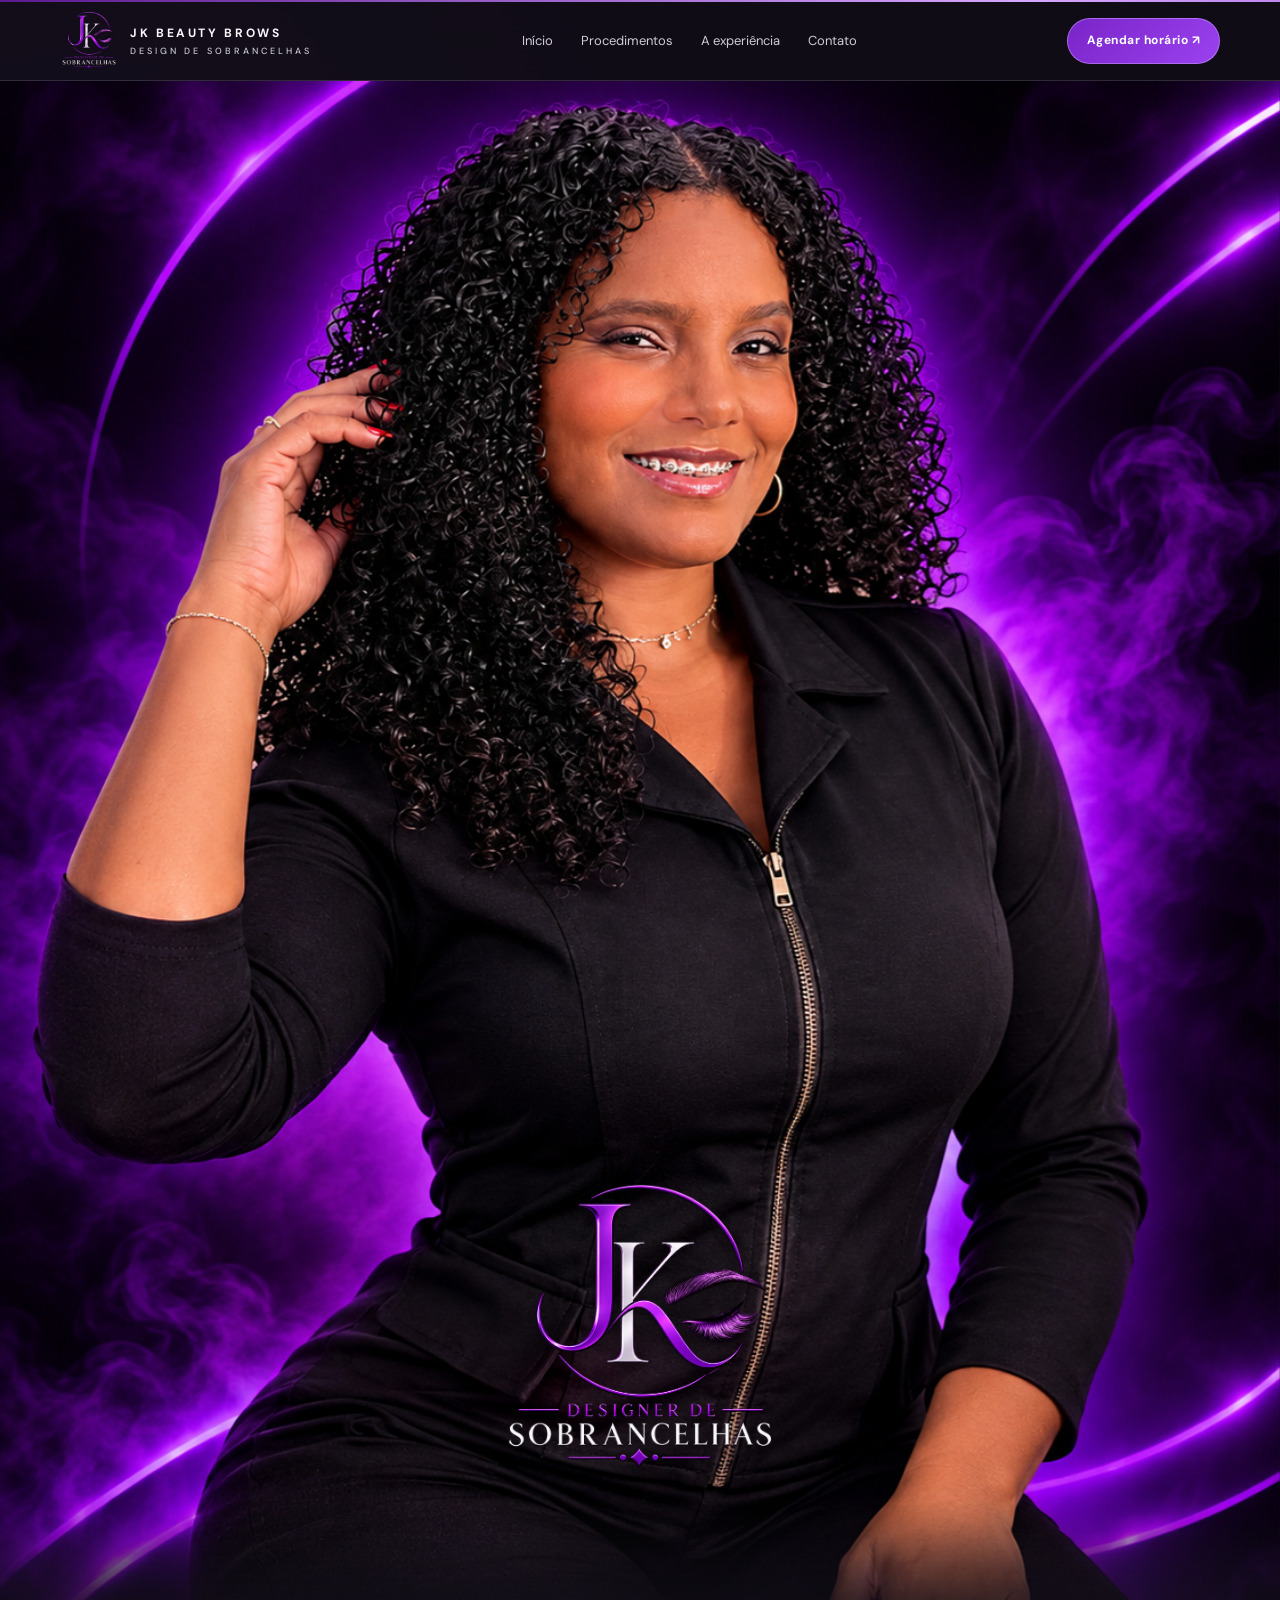
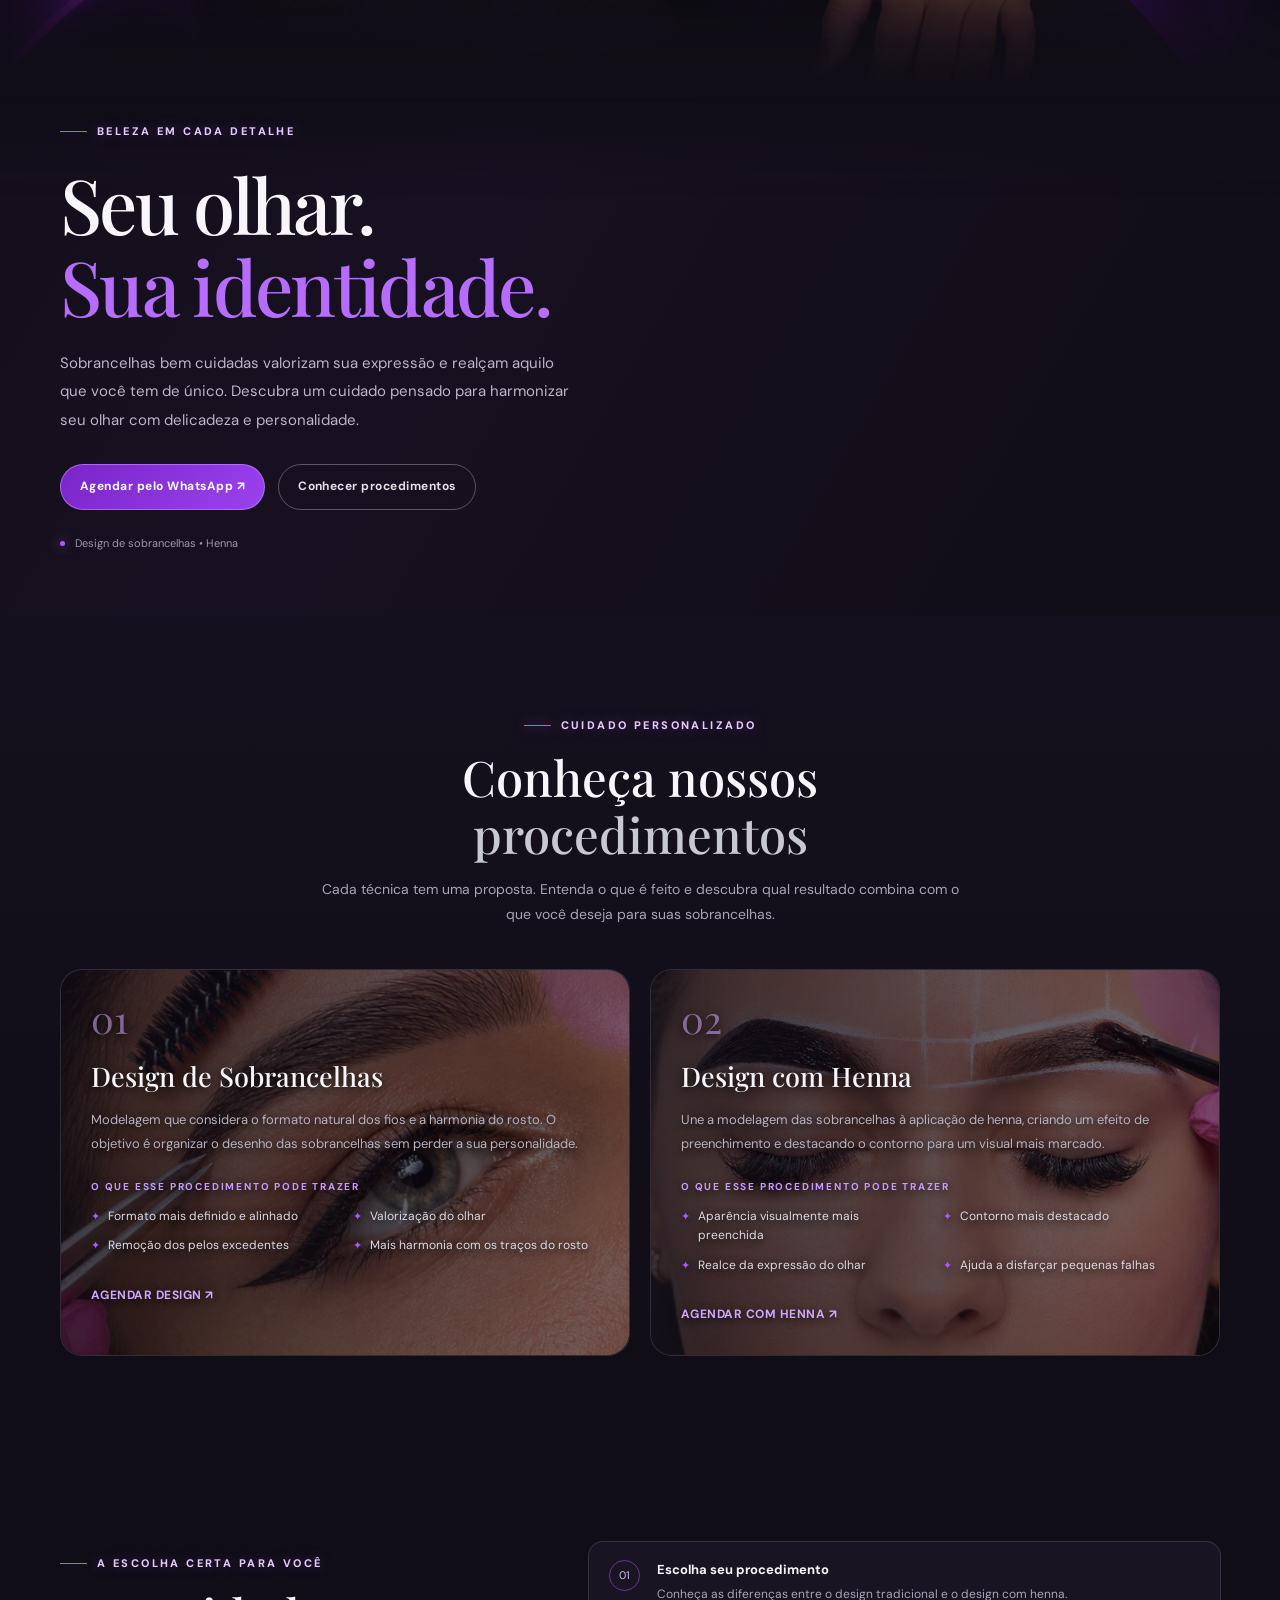
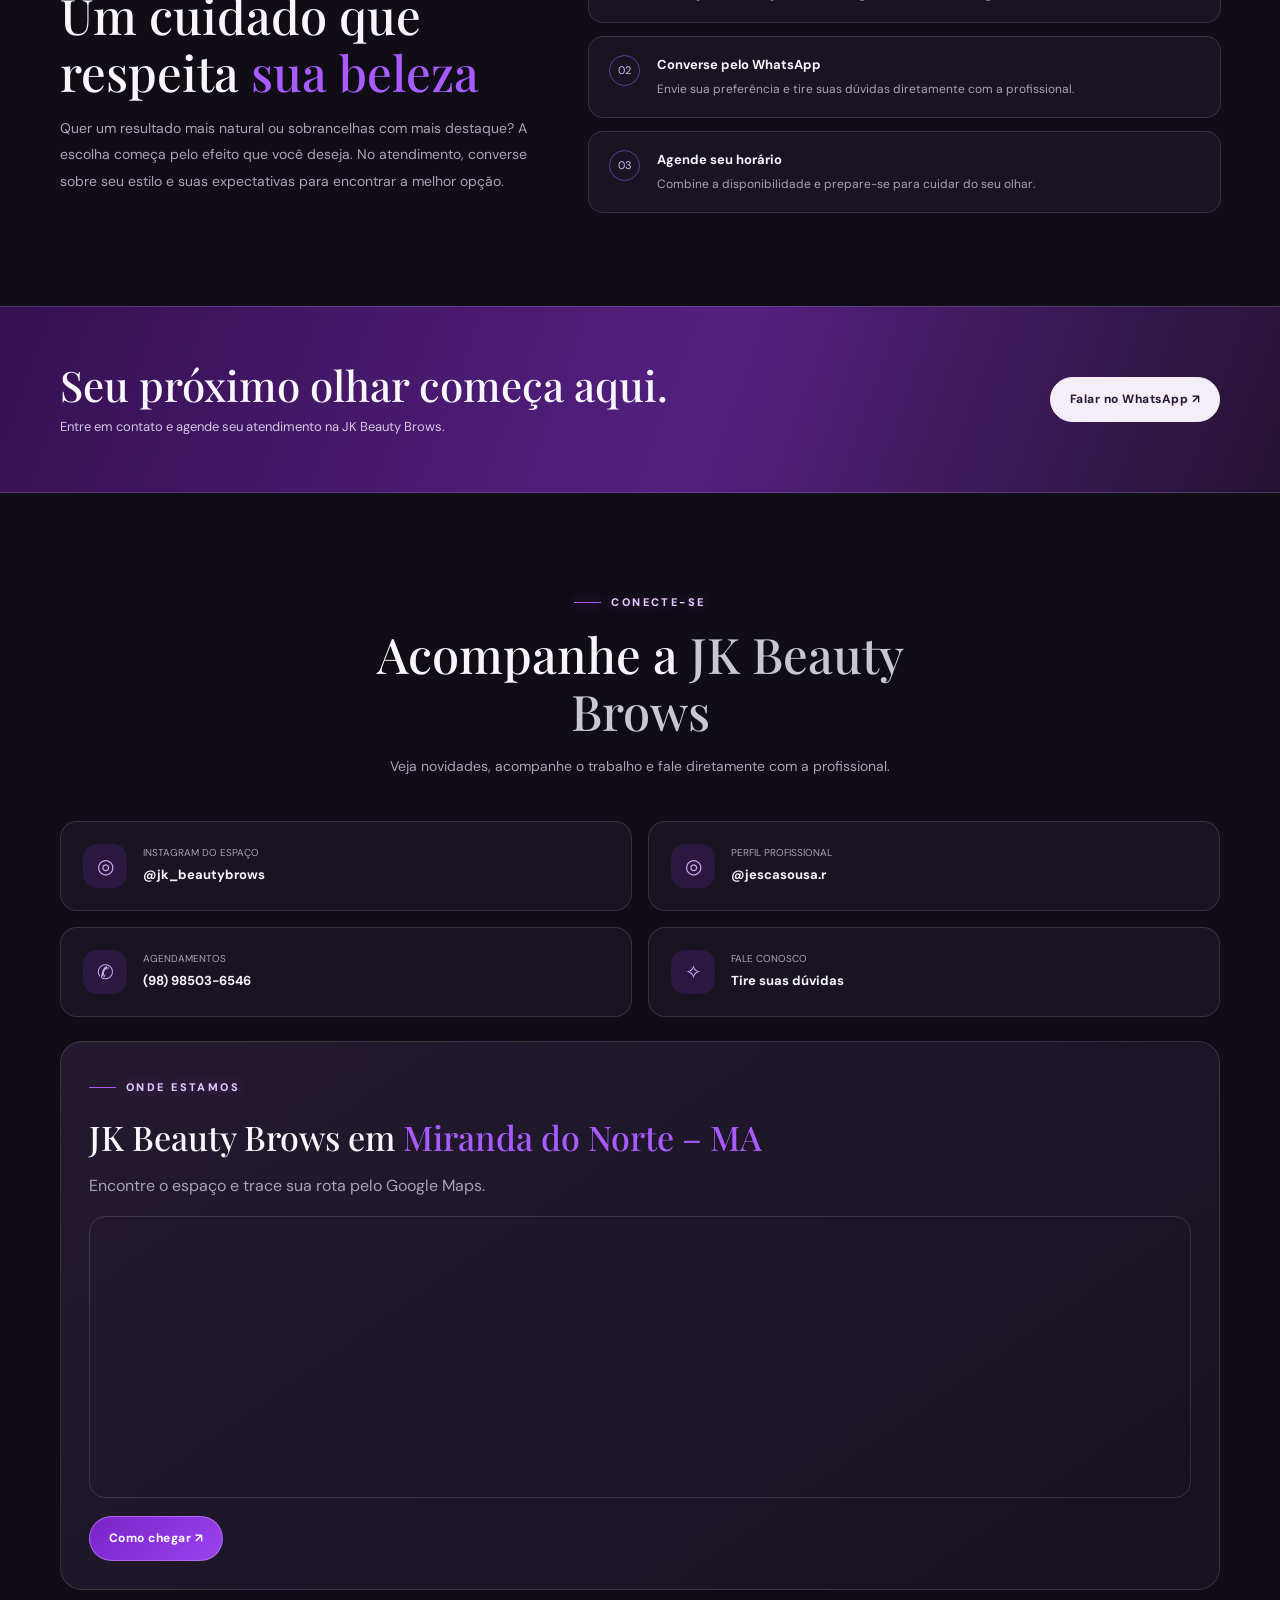
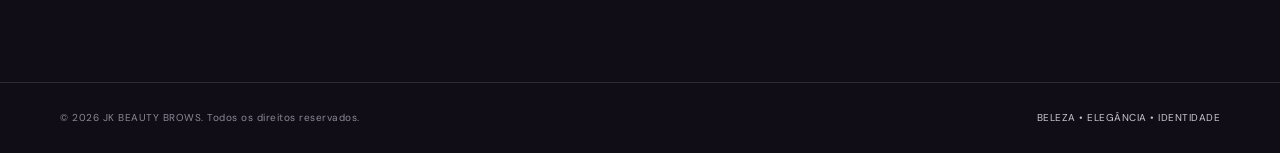
<file: index.html>
<!doctype html>
<html lang="pt-BR">
<head>
  <script>
    // Ao abrir ou recarregar a página inicial, sempre começar pelo banner.
    if ("scrollRestoration" in history) history.scrollRestoration = "manual";
    if (window.location.hash) history.replaceState(null, "", window.location.pathname + window.location.search);
    window.addEventListener("pageshow", function () {
      window.scrollTo(0, 0);
    });
  </script>
  <meta charset="utf-8">
  <meta name="viewport" content="width=device-width, initial-scale=1">
  <meta name="theme-color" content="#100d16">
  <meta name="description" content="JK Beauty Brows — design de sobrancelhas e design com henna. Realce sua beleza, valorize seu olhar.">
  <meta property="og:title" content="JK Beauty Brows | Realce sua beleza">
  <meta property="og:description" content="Design de sobrancelhas e design com henna. Conheça os procedimentos e agende seu horário.">
  <meta property="og:image" content="https://thiagojugg.github.io/jkbeautybrows/assets/Logo%20luxuoso%20de%20designer%20de%20sobrancelhas.png">
  <meta name="twitter:card" content="summary_large_image">
  <meta name="twitter:image" content="https://thiagojugg.github.io/jkbeautybrows/assets/Logo%20luxuoso%20de%20designer%20de%20sobrancelhas.png">
  <title>JK Beauty Brows | Realce sua beleza</title>
  <link rel="preconnect" href="https://fonts.googleapis.com">
  <link rel="preconnect" href="https://fonts.gstatic.com" crossorigin>
  <link href="https://fonts.googleapis.com/css2?family=DM+Sans:wght@400;500;600;700&family=Playfair+Display:wght@500;600;700&display=swap" rel="stylesheet">
  <style>
    :root{--bg:#100d16;--panel:#191421;--panel2:#21192d;--violet:#852DDB;--violet2:#a85cff;--silver:#c8c8d1;--muted:#aaa3b5;--white:#f8f6fb;--line:rgba(210,205,222,.16);--max:1160px}
    *{box-sizing:border-box}
    html{scroll-behavior:smooth;scroll-padding-top:88px}
    body{margin:0;background:var(--bg);color:var(--white);font-family:"DM Sans",Arial,sans-serif;line-height:1.6}
    a{color:inherit;text-decoration:none}
    button,a{-webkit-tap-highlight-color:transparent}
    .container{width:min(var(--max),calc(100% - 44px));margin:auto}
    .topline{height:3px;background:linear-gradient(90deg,#35105d,var(--violet),#d7d7df,var(--violet))}
    header{position:sticky;top:0;z-index:10;background:rgba(16,13,22,.88);backdrop-filter:blur(18px);border-bottom:1px solid var(--line)}
    .nav{height:78px;display:flex;align-items:center;justify-content:space-between;gap:24px}
    .brand{display:flex;align-items:center;gap:12px;min-width:0}
    .brand-mark{width:58px;height:58px;object-fit:contain;display:block;border:0;border-radius:0;box-shadow:none;flex:0 0 auto}
    .brand-name{font-size:12px;letter-spacing:.22em;font-weight:700;line-height:1.35}
    .brand-name span{display:block;color:var(--silver);font-size:9px;letter-spacing:.34em;font-weight:500;margin-top:4px}
    .nav-links{display:flex;align-items:center;gap:28px;color:#d0cbd6;font-size:13px}
    .nav-links a:hover{color:#c99aff}
    .nav-cta,.button{display:inline-flex;align-items:center;justify-content:center;gap:9px;border:1px solid rgba(201,154,255,.55);background:linear-gradient(135deg,#7924c8,#9b42ef);color:white;padding:12px 19px;border-radius:999px;font-size:12px;font-weight:700;letter-spacing:.04em;transition:transform .25s,box-shadow .25s}
    .nav-cta:hover,.button:hover{transform:translateY(-2px);box-shadow:0 10px 28px rgba(133,45,219,.25)}
    .menu-toggle{display:none;background:none;border:1px solid var(--line);color:white;border-radius:12px;padding:9px}
    .hero{position:relative;overflow:hidden;padding:0 0 64px;background:radial-gradient(ellipse at 78% 40%,rgba(112,34,181,.22),transparent 38%),linear-gradient(120deg,#100d16 0%,#171020 58%,#100d16 100%)}
    .hero:before{content:"";position:absolute;width:520px;height:520px;border:1px solid rgba(195,157,231,.13);border-radius:50%;right:-100px;top:-210px;box-shadow:0 0 0 34px rgba(195,157,231,.025),0 0 0 72px rgba(195,157,231,.02)}
    .hero-grid{position:relative;display:grid;grid-template-columns:1fr;align-items:center;gap:34px}
    .eyebrow{display:inline-flex;align-items:center;gap:10px;color:#e5caff;text-transform:uppercase;letter-spacing:.22em;font-size:11px;font-weight:800;text-shadow:0 0 14px rgba(182,108,255,.42)}
    .eyebrow:before{content:"";width:27px;height:1px;background:var(--violet2)}
    h1,h2,h3,p{margin-top:0}
    h1,h2,.serif{font-family:"Playfair Display",Georgia,serif;font-weight:500}
    h1{font-size:clamp(44px,6vw,76px);line-height:1.08;letter-spacing:-.035em;margin:22px 0}
    h1 em{font-style:normal;color:#b66cff}
    .hero-copy{max-width:520px;color:#bcb5c7;font-size:15px;line-height:1.9}
    .hero-actions{display:flex;flex-wrap:wrap;gap:13px;margin-top:30px}
    .button.secondary{background:transparent;border-color:rgba(200,200,209,.38);color:#e2dfe7}
    .micro{display:flex;align-items:center;gap:10px;color:#9f97aa;font-size:11px;margin-top:25px}
    .micro i{width:5px;height:5px;border-radius:50%;background:#a85cff;box-shadow:0 0 12px #a85cff}
    .hero-art{min-height:440px;position:relative;display:grid;place-items:center}
    .art-frame{width:min(100%,390px);aspect-ratio:4/5;border:1px solid rgba(200,200,209,.35);border-radius:190px 190px 26px 26px;padding:12px;position:relative;background:linear-gradient(145deg,rgba(133,45,219,.28),rgba(255,255,255,.025) 45%,rgba(133,45,219,.12));box-shadow:0 25px 80px rgba(0,0,0,.35)}
    .art-inner{height:100%;border-radius:180px 180px 18px 18px;overflow:hidden;position:relative;background:radial-gradient(ellipse at 50% 36%,rgba(165,92,255,.34),transparent 34%),linear-gradient(155deg,#2a183b,#17111f 55%,#0e0b13);display:flex;align-items:center;justify-content:center}
    .art-inner:before,.art-inner:after{content:"";position:absolute;border:1px solid rgba(211,190,233,.22);border-radius:50%;width:250px;height:250px}
    .art-inner:after{width:310px;height:310px}
    .monogram{position:relative;z-index:1;text-align:center}
    .monogram strong{font-family:"Playfair Display",serif;font-weight:500;font-size:clamp(100px,15vw,165px);letter-spacing:-.12em;color:#e3d7ef;text-shadow:0 8px 35px rgba(177,105,255,.3)}
    .monogram span{display:block;color:#c5bdce;font-size:9px;letter-spacing:.42em;margin:8px 0 0 12px}
    .floating{position:absolute;z-index:2;background:rgba(26,20,35,.9);border:1px solid rgba(200,200,209,.3);backdrop-filter:blur(12px);padding:13px 16px;border-radius:14px;color:#dcd5e5;font-size:11px;box-shadow:0 12px 35px rgba(0,0,0,.25)}
    .floating.top{top:58px;right:-12px}.floating.bottom{bottom:58px;left:-25px}
    .floating b{display:block;color:#c28aff;font-size:13px;margin-bottom:2px}
    .hero-photo-wrap{height:auto;min-height:0;position:relative;left:auto;transform:none;display:block;width:100vw;max-width:100vw;margin-left:calc((100% - 100vw)/2);line-height:0;grid-column:1/-1}
    .hero-photo-wrap::after{content:"";position:absolute;z-index:5;left:-18px;right:-18px;bottom:-58px;height:220px;pointer-events:none;background:linear-gradient(to bottom,rgba(16,13,22,0) 0%,rgba(16,13,22,.58) 18%,rgba(16,13,22,.88) 42%,#100d16 68%,#100d16 100%);filter:blur(24px);transform:scaleX(1.06)}
    .hero-photo-wrap{isolation:isolate}
     .hero-grid>div:not(.hero-photo-wrap){position:relative;z-index:6}
    .hero-photo-frame{border:0;outline:0}
    .hero-photo-frame{width:100%;max-width:none;height:auto;position:relative;overflow:visible;border:0;border-radius:0;padding:0;background:none;box-shadow:none;line-height:0}
    .hero-banner-logo{position:absolute;z-index:8;left:50%;top:78%;transform:translate(-50%,-50%);display:block;width:clamp(158px,22.4vw,278px);max-width:54.7%;max-height:44.8%;height:auto;object-fit:contain;filter:drop-shadow(0 3px 9px rgba(0,0,0,.55));pointer-events:none}
    .hero-photo{display:block;width:100%;height:auto;max-height:none;object-fit:initial;object-position:center;border:0;border-radius:0;background:transparent}
    @media(max-width:800px){.hero-photo-wrap{height:auto;min-height:0;left:auto;transform:none;width:100vw;max-width:100vw;margin-left:calc((100% - 100vw)/2)}.hero-photo-frame{width:100%;max-width:none;height:auto}.hero-photo{width:100%;height:auto;max-height:none;border-radius:0}}
    @media(max-width:560px){.hero-photo-wrap{height:auto;min-height:0;left:auto;transform:none;width:100vw;max-width:100vw;margin-left:calc((100% - 100vw)/2)}.hero-photo-frame{width:100%;height:auto}.hero-photo{width:100%;height:auto;border-radius:0}}
    .section{padding:92px 0}
    .section-head{text-align:center;max-width:650px;margin:0 auto 42px}
    .section-head .eyebrow{justify-content:center}
    h2{font-size:clamp(34px,4vw,49px);line-height:1.15;margin:15px 0}
    .section-head p{color:var(--muted);font-size:14px;line-height:1.8}
    .services{background:linear-gradient(180deg,#15101d,#100d16)}
    .service-grid{display:grid;grid-template-columns:repeat(2,1fr);gap:20px}
    .service-card{background:linear-gradient(145deg,rgba(37,27,50,.96),rgba(23,18,31,.98));border:1px solid var(--line);border-radius:22px;padding:30px;position:relative;overflow:hidden}
    .service-card:after{content:"";position:absolute;width:190px;height:190px;border-radius:50%;right:-100px;top:-105px;background:rgba(133,45,219,.13);filter:blur(4px)}
    .service-number{font-family:"Playfair Display",serif;font-size:38px;color:rgba(198,156,239,.6);line-height:1}
    .service-card h3{font-family:"Playfair Display",serif;font-weight:500;font-size:27px;margin:17px 0 10px}
    .service-card p{color:#b8b0c1;font-size:13px;line-height:1.85}
    .service-card h4{font-size:10px;letter-spacing:.18em;text-transform:uppercase;color:#c99aff;margin:23px 0 12px}
    .benefits{display:grid;grid-template-columns:1fr 1fr;gap:10px 16px;padding:0;margin:0 0 25px;list-style:none}
    .benefits li{font-size:12px;color:#ded9e5;display:flex;gap:8px;align-items:flex-start}
    .benefits li:before{content:"✦";color:#a85cff;font-size:11px;margin-top:1px}
    .service-card .text-link{font-size:12px;color:#d0a6ff;font-weight:700;letter-spacing:.04em}
    .choose{display:grid;grid-template-columns:.85fr 1.15fr;gap:60px;align-items:center}
    .choose-copy p{color:var(--muted);font-size:14px;line-height:1.9}
    .steps{display:grid;gap:13px}
    .step{display:flex;gap:17px;align-items:flex-start;padding:18px 20px;background:var(--panel);border:1px solid var(--line);border-radius:15px}
    .step-num{width:31px;height:31px;flex:0 0 31px;border-radius:50%;display:grid;place-items:center;color:#d9baff;border:1px solid rgba(168,92,255,.5);font-size:11px}
    .step b{display:block;font-size:13px;margin-bottom:3px}.step span{display:block;color:var(--muted);font-size:12px;line-height:1.7}
    .cta-band{padding:54px 0;background:linear-gradient(110deg,#351052,#542080 55%,#241332);border-top:1px solid rgba(220,200,240,.2);border-bottom:1px solid rgba(220,200,240,.2)}
    .cta-content{display:flex;align-items:center;justify-content:space-between;gap:25px}
    .cta-content h2{font-size:clamp(29px,4vw,42px);margin:0 0 8px}.cta-content p{margin:0;color:#d4c5e1;font-size:13px}
    .cta-content .button{background:#f3eef8;color:#261632;border-color:#f3eef8;white-space:nowrap}
    .social{display:grid;grid-template-columns:1fr 1fr;gap:16px}
    .social-card{display:flex;align-items:center;gap:16px;padding:22px;border:1px solid var(--line);border-radius:17px;background:var(--panel);transition:border-color .2s,transform .2s}
    .social-card:hover{border-color:rgba(168,92,255,.7);transform:translateY(-3px)}
    .social-icon{width:44px;height:44px;border-radius:14px;background:rgba(133,45,219,.17);display:grid;place-items:center;color:#d2adf5;font-size:20px}
    .social-card small{display:block;color:var(--muted);font-size:10px}.social-card b{font-size:13px}
    .location-panel{margin-top:22px;padding:26px;border:1px solid var(--line);border-radius:20px;background:linear-gradient(145deg,rgba(37,27,50,.96),rgba(23,18,31,.98));display:flex;align-items:center;justify-content:space-between;gap:20px;flex-wrap:wrap}.location-panel small{display:block;color:var(--muted);font-size:10px;letter-spacing:.16em;margin-bottom:5px}.location-panel strong{font-family:"Playfair Display",serif;font-size:24px;font-weight:500}.location-panel p{margin:5px 0 0;color:#b8b0c1;font-size:12px}.location-panel .button{white-space:nowrap}
    footer{border-top:1px solid var(--line);padding:27px 0;color:#8e8798;font-size:10px;letter-spacing:.05em}
    .footer-inner{display:flex;justify-content:space-between;gap:20px;align-items:center}
    .silver{color:var(--silver)}
    @media(max-width:800px){.nav-links{display:none;position:absolute;top:78px;left:0;right:0;padding:18px 22px 24px;background:#15101d;border-bottom:1px solid var(--line);flex-direction:column;align-items:stretch;gap:17px}.nav-links.open{display:flex}.nav-links a{padding:5px 0}.nav-cta{display:none}.menu-toggle{display:block}.hero{padding:0 0 58px}.hero-grid{grid-template-columns:1fr;gap:30px}.hero-art{min-height:360px}.art-frame{width:min(78%,340px)}.floating.top{right:0}.floating.bottom{left:0}.section{padding:70px 0}.choose{grid-template-columns:1fr;gap:25px}.cta-content{align-items:flex-start;flex-direction:column}}
    @media(max-width:560px){.container{width:min(100% - 32px,var(--max))}.nav{height:70px}.brand-mark{width:48px;height:48px}.brand-name{font-size:11px}.nav-links{top:70px}.hero h1{font-size:47px}.hero-copy{font-size:14px}.hero-art{min-height:330px}.art-frame{width:78%}.floating{font-size:10px;padding:10px 12px}.floating.top{top:38px}.floating.bottom{bottom:40px}.service-grid,.social{grid-template-columns:1fr}.service-card{padding:24px}.benefits{grid-template-columns:1fr 1fr}.cta-band{padding:42px 0}.footer-inner{align-items:flex-start;flex-direction:column;gap:8px}}
    @media(prefers-reduced-motion:reduce){html{scroll-behavior:auto}*,*:before,*:after{transition:none!important;animation:none!important}}

  

/* EXPERIENCIA CINEMATOGRÁFICA — luz ambiente, profundidade e microinterações */
body{position:relative;isolation:isolate}
body::before{content:"";position:fixed;z-index:-1;inset:-25%;pointer-events:none;background:radial-gradient(ellipse at 18% 24%,rgba(132,45,219,.13),transparent 34%),radial-gradient(ellipse at 82% 68%,rgba(168,92,255,.10),transparent 32%);animation:cinemaAmbient 16s ease-in-out infinite alternate}
@keyframes cinemaAmbient{0%{transform:translate3d(-1.5%,0,0) scale(1);opacity:.65}100%{transform:translate3d(1.5%,-1%,0) scale(1.06);opacity:1}}
.topline{background-size:220% 100%;animation:cinemaShimmer 7s linear infinite}
@keyframes cinemaShimmer{0%{background-position:100% 0}100%{background-position:-120% 0}}
header{transition:background .35s ease,border-color .35s ease}
.hero:before,.page-hero:before{animation:cinemaFloat 13s ease-in-out infinite alternate}
@keyframes cinemaFloat{from{transform:translate3d(0,0,0) rotate(0deg)}to{transform:translate3d(-22px,18px,0) rotate(7deg)}}
.service-card,.page-card,.content-panel,.step,.social-card,.contact-item,.location-panel{position:relative;isolation:isolate;transition:transform .45s cubic-bezier(.2,.75,.25,1),border-color .35s ease,box-shadow .4s ease,background .4s ease}
.service-card:hover,.page-card:hover,.content-panel:hover,.step:hover,.social-card:hover,.contact-item:hover,.location-panel:hover{transform:translateY(-6px);border-color:rgba(184,112,255,.62);box-shadow:0 18px 48px rgba(0,0,0,.28),0 0 28px rgba(133,45,219,.12)}
.service-card{background:linear-gradient(145deg,rgba(37,27,50,.84),rgba(23,18,31,.88))}
.service-card::before{content:"";position:absolute;inset:0;z-index:-1;border-radius:inherit;background-size:cover;background-position:center;opacity:.24;transition:transform .7s ease,opacity .5s ease}
.service-card:nth-child(1)::before{background-image:linear-gradient(120deg,rgba(16,13,22,.78),rgba(16,13,22,.55)),url("assets/IMG_3966.jpeg")}
.service-card:nth-child(2)::before{background-image:linear-gradient(120deg,rgba(16,13,22,.78),rgba(16,13,22,.55)),url("assets/IMG_3967.jpeg")}
.service-card:hover::before{transform:scale(1.055);opacity:.34}
.page-card::before{transition:transform .75s cubic-bezier(.2,.75,.25,1),opacity .4s ease}
.page-card:hover::before{opacity:.82}
.button,.nav-cta{position:relative;overflow:hidden;isolation:isolate;transition:transform .3s ease,box-shadow .35s ease,filter .35s ease}
.button::after,.nav-cta::after{content:"";position:absolute;inset:-40% auto -40% -65%;width:38%;transform:skewX(-22deg);background:linear-gradient(90deg,transparent,rgba(255,255,255,.28),transparent);transition:left .65s ease;z-index:-1}
.button:hover::after,.nav-cta:hover::after{left:135%}
.button:hover,.nav-cta:hover{filter:brightness(1.1);box-shadow:0 12px 34px rgba(133,45,219,.32)}
.social-icon{transition:transform .4s ease,box-shadow .4s ease}
.social-card:hover .social-icon{transform:rotate(-8deg) scale(1.08);box-shadow:0 0 22px rgba(168,92,255,.25)}
.section-head .eyebrow:before{box-shadow:0 0 12px rgba(168,92,255,.8)}
.hero-photo{animation:cinemaPhotoIn 1.2s ease both}
@keyframes cinemaPhotoIn{from{opacity:.72;filter:brightness(.72) saturate(.82);transform:scale(1.018)}to{opacity:1;filter:brightness(1) saturate(1);transform:scale(1)}}
@media(prefers-reduced-motion:reduce){body::before,.topline,.hero:before,.page-hero:before,.hero-photo{animation:none!important}.service-card,.page-card,.content-panel,.step,.social-card,.contact-item,.location-panel,.button,.nav-cta{transition:none!important}}

  
    /* Ajuste final: fotos dos procedimentos mais claras */
    .service-card{isolation:isolate;background:rgba(20,15,28,.16);text-shadow:0 2px 8px rgba(0,0,0,.85)}
    .service-card::before{content:"";position:absolute;inset:0;z-index:0;border-radius:inherit;background-size:cover;background-position:center;opacity:.85;transform:scale(1.001);transition:transform .7s ease,opacity .45s ease}
    .service-card:nth-child(1)::before{background-image:linear-gradient(90deg,rgba(16,13,22,.76),rgba(16,13,22,.48)),url("./assets/IMG_3966.jpeg")}
    .service-card:nth-child(2)::before{background-image:linear-gradient(90deg,rgba(16,13,22,.76),rgba(16,13,22,.48)),url("./assets/IMG_3967.jpeg")}
    .service-card>*{position:relative;z-index:1}
    .service-card:hover::before{transform:scale(1.045);opacity:.85}
  /* Cinematic motion: reveal suave durante a rolagem */
.cinema-reveal{opacity:1;transform:none}
.cinema-motion .cinema-reveal{opacity:0;transform:translate3d(0,28px,0);transition:opacity .85s cubic-bezier(.2,.7,.2,1),transform .85s cubic-bezier(.2,.7,.2,1);will-change:opacity,transform}
.cinema-motion .cinema-reveal.is-visible{opacity:1;transform:translate3d(0,0,0)}
.cinema-motion .cinema-reveal.cinema-scale{transform:translate3d(0,22px,0) scale(.985)}
.cinema-motion .cinema-reveal.cinema-scale.is-visible{transform:translate3d(0,0,0) scale(1)}
body{background-image:radial-gradient(ellipse at 12% 18%,rgba(128,53,190,.12),transparent 34%),radial-gradient(ellipse at 88% 58%,rgba(157,83,222,.09),transparent 32%);background-attachment:fixed}
.topline{height:2px;background:linear-gradient(90deg,#5b1a91,#d6a7ff,#7a2bc0,#5b1a91);background-size:240% 100%;animation:cinemaShimmer 6s linear infinite}
header{backdrop-filter:blur(16px);-webkit-backdrop-filter:blur(16px)}
@media(prefers-reduced-motion:reduce){.cinema-motion .cinema-reveal,.cinema-motion .cinema-reveal.is-visible{opacity:1;transform:none;transition:none;will-change:auto}.topline{animation:none}}

</style>
<style>
/* Malha ondulada 3D em camada global de fundo: nunca cobre conteúdo */
html{position:relative;background-color:#100d16}
html::after{
  content:"";position:fixed;inset:-24%;z-index:0;pointer-events:none;
  background-image:url("data:image/svg+xml,%3Csvg%20xmlns%3D%22http%3A%2F%2Fwww.w3.org%2F2000%2Fsvg%22%20viewBox%3D%220%200%20900%20900%22%20fill%3D%22none%22%20stroke%3D%22%23c9a4ff%22%20stroke-width%3D%221.05%22%3E%3Cpath%20d%3D%22M0%2030%20C150%20-25%20300%2085%20450%2030%20S750%20-25%20900%2030%22%20%2F%3E%3Cpath%20d%3D%22M0%2060%20C150%205%20300%20115%20450%2060%20S750%205%20900%2060%22%20%2F%3E%3Cpath%20d%3D%22M0%2090%20C150%2035%20300%20145%20450%2090%20S750%2035%20900%2090%22%20%2F%3E%3Cpath%20d%3D%22M0%20120%20C150%2065%20300%20175%20450%20120%20S750%2065%20900%20120%22%20%2F%3E%3Cpath%20d%3D%22M0%20150%20C150%2095%20300%20205%20450%20150%20S750%2095%20900%20150%22%20%2F%3E%3Cpath%20d%3D%22M0%20180%20C150%20125%20300%20235%20450%20180%20S750%20125%20900%20180%22%20%2F%3E%3Cpath%20d%3D%22M0%20210%20C150%20155%20300%20265%20450%20210%20S750%20155%20900%20210%22%20%2F%3E%3Cpath%20d%3D%22M0%20240%20C150%20185%20300%20295%20450%20240%20S750%20185%20900%20240%22%20%2F%3E%3Cpath%20d%3D%22M0%20270%20C150%20215%20300%20325%20450%20270%20S750%20215%20900%20270%22%20%2F%3E%3Cpath%20d%3D%22M0%20300%20C150%20245%20300%20355%20450%20300%20S750%20245%20900%20300%22%20%2F%3E%3Cpath%20d%3D%22M0%20330%20C150%20275%20300%20385%20450%20330%20S750%20275%20900%20330%22%20%2F%3E%3Cpath%20d%3D%22M0%20360%20C150%20305%20300%20415%20450%20360%20S750%20305%20900%20360%22%20%2F%3E%3Cpath%20d%3D%22M0%20390%20C150%20335%20300%20445%20450%20390%20S750%20335%20900%20390%22%20%2F%3E%3Cpath%20d%3D%22M0%20420%20C150%20365%20300%20475%20450%20420%20S750%20365%20900%20420%22%20%2F%3E%3Cpath%20d%3D%22M0%20450%20C150%20395%20300%20505%20450%20450%20S750%20395%20900%20450%22%20%2F%3E%3Cpath%20d%3D%22M0%20480%20C150%20425%20300%20535%20450%20480%20S750%20425%20900%20480%22%20%2F%3E%3Cpath%20d%3D%22M0%20510%20C150%20455%20300%20565%20450%20510%20S750%20455%20900%20510%22%20%2F%3E%3Cpath%20d%3D%22M0%20540%20C150%20485%20300%20595%20450%20540%20S750%20485%20900%20540%22%20%2F%3E%3Cpath%20d%3D%22M0%20570%20C150%20515%20300%20625%20450%20570%20S750%20515%20900%20570%22%20%2F%3E%3Cpath%20d%3D%22M0%20600%20C150%20545%20300%20655%20450%20600%20S750%20545%20900%20600%22%20%2F%3E%3Cpath%20d%3D%22M0%200%20C-55%20150%2055%20300%200%20450%20S-55%20750%200%20900%22%20%2F%3E%3Cpath%20d%3D%22M36%200%20C-19%20150%2091%20300%2036%20450%20S-19%20750%2036%20900%22%20%2F%3E%3Cpath%20d%3D%22M72%200%20C17%20150%20127%20300%2072%20450%20S17%20750%2072%20900%22%20%2F%3E%3Cpath%20d%3D%22M108%200%20C53%20150%20163%20300%20108%20450%20S53%20750%20108%20900%22%20%2F%3E%3Cpath%20d%3D%22M144%200%20C89%20150%20199%20300%20144%20450%20S89%20750%20144%20900%22%20%2F%3E%3Cpath%20d%3D%22M180%200%20C125%20150%20235%20300%20180%20450%20S125%20750%20180%20900%22%20%2F%3E%3Cpath%20d%3D%22M216%200%20C161%20150%20271%20300%20216%20450%20S161%20750%20216%20900%22%20%2F%3E%3Cpath%20d%3D%22M252%200%20C197%20150%20307%20300%20252%20450%20S197%20750%20252%20900%22%20%2F%3E%3Cpath%20d%3D%22M288%200%20C233%20150%20343%20300%20288%20450%20S233%20750%20288%20900%22%20%2F%3E%3Cpath%20d%3D%22M324%200%20C269%20150%20379%20300%20324%20450%20S269%20750%20324%20900%22%20%2F%3E%3Cpath%20d%3D%22M360%200%20C305%20150%20415%20300%20360%20450%20S305%20750%20360%20900%22%20%2F%3E%3Cpath%20d%3D%22M396%200%20C341%20150%20451%20300%20396%20450%20S341%20750%20396%20900%22%20%2F%3E%3Cpath%20d%3D%22M432%200%20C377%20150%20487%20300%20432%20450%20S377%20750%20432%20900%22%20%2F%3E%3Cpath%20d%3D%22M468%200%20C413%20150%20523%20300%20468%20450%20S413%20750%20468%20900%22%20%2F%3E%3Cpath%20d%3D%22M504%200%20C449%20150%20559%20300%20504%20450%20S449%20750%20504%20900%22%20%2F%3E%3Cpath%20d%3D%22M540%200%20C485%20150%20595%20300%20540%20450%20S485%20750%20540%20900%22%20%2F%3E%3Cpath%20d%3D%22M576%200%20C521%20150%20631%20300%20576%20450%20S521%20750%20576%20900%22%20%2F%3E%3Cpath%20d%3D%22M612%200%20C557%20150%20667%20300%20612%20450%20S557%20750%20612%20900%22%20%2F%3E%3Cpath%20d%3D%22M648%200%20C593%20150%20703%20300%20648%20450%20S593%20750%20648%20900%22%20%2F%3E%3Cpath%20d%3D%22M684%200%20C629%20150%20739%20300%20684%20450%20S629%20750%20684%20900%22%20%2F%3E%3Cpath%20d%3D%22M720%200%20C665%20150%20775%20300%20720%20450%20S665%20750%20720%20900%22%20%2F%3E%3Cpath%20d%3D%22M756%200%20C701%20150%20811%20300%20756%20450%20S701%20750%20756%20900%22%20%2F%3E%3Cpath%20d%3D%22M792%200%20C737%20150%20847%20300%20792%20450%20S737%20750%20792%20900%22%20%2F%3E%3Cpath%20d%3D%22M828%200%20C773%20150%20883%20300%20828%20450%20S773%20750%20828%20900%22%20%2F%3E%3Cpath%20d%3D%22M864%200%20C809%20150%20919%20300%20864%20450%20S809%20750%20864%20900%22%20%2F%3E%3Cpath%20d%3D%22M900%200%20C845%20150%20955%20300%20900%20450%20S845%20750%20900%20900%22%20%2F%3E%3C%2Fsvg%3E");
  background-repeat:repeat;background-size:760px 760px;
  opacity:.20;transform:perspective(900px) rotateX(58deg) scale(1.35) translate3d(0,calc(var(--wave-scroll, 0px) * .20),0);
  transform-origin:50% 50%;filter:drop-shadow(0 0 5px rgba(160,95,255,.28));
  -webkit-mask-image:radial-gradient(ellipse at center,#000 28%,rgba(0,0,0,.78) 62%,transparent 88%);
  mask-image:radial-gradient(ellipse at center,#000 28%,rgba(0,0,0,.78) 62%,transparent 88%);
  will-change:transform;
}
body{position:relative;z-index:1;isolation:isolate}
@media(max-width:700px){html::after{background-size:560px 560px;opacity:.16;transform:perspective(760px) rotateX(58deg) scale(1.45) translate3d(0,calc(var(--wave-scroll, 0px) * .20),0)}}
@media(prefers-reduced-motion:reduce){html::after{transform:perspective(900px) rotateX(58deg) scale(1.35);will-change:auto}}
</style>
</head>
<body>
  <div class="topline"></div>
  <header>
    <div class="container nav">
      <a class="brand" href="index.html" aria-label="JK Beauty Brows — início">
        <img class="brand-mark" src="assets/Logo luxuoso de designer de sobrancelhas.png" alt="JK Beauty Brows">
        <span class="brand-name">JK BEAUTY BROWS<span>DESIGN DE SOBRANCELHAS</span></span>
      </a>
      <nav class="nav-links" id="navLinks" aria-label="Navegação principal">
        <a href="index.html">Início</a><a href="procedimentos.html">Procedimentos</a><a href="experiencia.html">A experiência</a><a href="contato.html">Contato</a>
      </nav>
      <a class="nav-cta" href="agendamento.html">Agendar horário ↗</a>
      <button class="menu-toggle" id="menuToggle" aria-label="Abrir menu" aria-expanded="false">☰</button>
    </div>
  </header>

  <main>
    <section class="hero" id="inicio">
      <div class="container hero-grid">
        <div class="hero-photo-wrap">
          <div class="hero-photo-frame">
            <img class="hero-photo" src="assets/Retrato Glamour Roxo Neon.png" alt="JK Beauty Brows — atendimento e design de sobrancelhas">
            <img class="hero-banner-logo" src="assets/Logo luxuoso de designer de sobrancelhas.png" alt="Logo JK Beauty Brows">
          </div>
        </div>
        <div>
          <span class="eyebrow">Beleza em cada detalhe</span>
          <h1>Seu olhar.<br><em>Sua identidade.</em></h1>
          <p class="hero-copy">Sobrancelhas bem cuidadas valorizam sua expressão e realçam aquilo que você tem de único. Descubra um cuidado pensado para harmonizar seu olhar com delicadeza e personalidade.</p>
          <div class="hero-actions">
            <a class="button" href="agendamento.html">Agendar pelo WhatsApp ↗</a>
            <a class="button secondary" href="#procedimentos">Conhecer procedimentos</a>
          </div>
          <div class="micro"><i></i> Design de sobrancelhas • Henna</div>
        </div>
      </div>
    </section>

    <section class="section services" id="procedimentos">
      <div class="container">
        <div class="section-head">
          <span class="eyebrow">Cuidado personalizado</span>
          <h2>Conheça nossos <span class="silver">procedimentos</span></h2>
          <p>Cada técnica tem uma proposta. Entenda o que é feito e descubra qual resultado combina com o que você deseja para suas sobrancelhas.</p>
        </div>
        <div class="service-grid">
          <article class="service-card">
            <div class="service-number">01</div>
            <h3>Design de Sobrancelhas</h3>
            <p>Modelagem que considera o formato natural dos fios e a harmonia do rosto. O objetivo é organizar o desenho das sobrancelhas sem perder a sua personalidade.</p>
            <h4>O que esse procedimento pode trazer</h4>
            <ul class="benefits">
              <li>Formato mais definido e alinhado</li>
              <li>Valorização do olhar</li>
              <li>Remoção dos pelos excedentes</li>
              <li>Mais harmonia com os traços do rosto</li>
            </ul>
            <a class="text-link" href="design.html">AGENDAR DESIGN ↗</a>
          </article>
          <article class="service-card">
            <div class="service-number">02</div>
            <h3>Design com Henna</h3>
            <p>Une a modelagem das sobrancelhas à aplicação de henna, criando um efeito de preenchimento e destacando o contorno para um visual mais marcado.</p>
            <h4>O que esse procedimento pode trazer</h4>
            <ul class="benefits">
              <li>Aparência visualmente mais preenchida</li>
              <li>Contorno mais destacado</li>
              <li>Realce da expressão do olhar</li>
              <li>Ajuda a disfarçar pequenas falhas</li>
            </ul>
            <a class="text-link" href="henna.html">AGENDAR COM HENNA ↗</a>
          </article>
        </div>
      </div>
    </section>

    <section class="section" id="experiencia">
      <div class="container choose">
        <div class="choose-copy">
          <span class="eyebrow">A escolha certa para você</span>
          <h2>Um cuidado que respeita <span style="color:var(--violet2)">sua beleza</span></h2>
          <p>Quer um resultado mais natural ou sobrancelhas com mais destaque? A escolha começa pelo efeito que você deseja. No atendimento, converse sobre seu estilo e suas expectativas para encontrar a melhor opção.</p>
        </div>
        <div class="steps">
          <div class="step"><div class="step-num">01</div><div><b>Escolha seu procedimento</b><span>Conheça as diferenças entre o design tradicional e o design com henna.</span></div></div>
          <div class="step"><div class="step-num">02</div><div><b>Converse pelo WhatsApp</b><span>Envie sua preferência e tire suas dúvidas diretamente com a profissional.</span></div></div>
          <div class="step"><div class="step-num">03</div><div><b>Agende seu horário</b><span>Combine a disponibilidade e prepare-se para cuidar do seu olhar.</span></div></div>
        </div>
      </div>
    </section>

    <section class="cta-band">
      <div class="container cta-content">
        <div><h2>Seu próximo olhar começa aqui.</h2><p>Entre em contato e agende seu atendimento na JK Beauty Brows.</p></div>
        <a class="button" href="agendamento.html">Falar no WhatsApp ↗</a>
      </div>
    </section>

    <section class="section" id="contato">
      <div class="container">
        <div class="section-head">
          <span class="eyebrow">Conecte-se</span>
          <h2>Acompanhe a <span class="silver">JK Beauty Brows</span></h2>
          <p>Veja novidades, acompanhe o trabalho e fale diretamente com a profissional.</p>
        </div>
        <div class="social">
          <a class="social-card" href="https://www.instagram.com/jk_beautybrows/" target="_blank" rel="noopener"><span class="social-icon">◎</span><span><small>INSTAGRAM DO ESPAÇO</small><b>@jk_beautybrows</b></span></a>
          <a class="social-card" href="https://www.instagram.com/jescasousa.r/" target="_blank" rel="noopener"><span class="social-icon">◎</span><span><small>PERFIL PROFISSIONAL</small><b>@jescasousa.r</b></span></a>
          <a class="social-card" href="agendamento.html"><span class="social-icon">✆</span><span><small>AGENDAMENTOS</small><b>(98) 98503-6546</b></span></a>
          <a class="social-card" href="contato.html"><span class="social-icon">✧</span><span><small>FALE CONOSCO</small><b>Tire suas dúvidas</b></span></a>
        </div>
        <div class="content-panel" style="margin-top:24px;padding:28px;border:1px solid var(--line);border-radius:22px;background:linear-gradient(145deg,rgba(37,27,50,.96),rgba(23,18,31,.98))">
          <span class="eyebrow">Onde estamos</span>
          <h3 style="font-family:'Playfair Display',Georgia,serif;font-size:clamp(25px,4vw,34px);font-weight:500;margin:14px 0 8px">JK Beauty Brows em <span style="color:var(--violet2)">Miranda do Norte – MA</span></h3>
          <p style="color:var(--muted);margin-bottom:18px">Encontre o espaço e trace sua rota pelo Google Maps.</p>
          <div style="overflow:hidden;border:1px solid var(--line);border-radius:16px;margin-bottom:18px">
            <iframe title="Mapa de Miranda do Norte, Maranhão" src="https://www.google.com/maps?q=Miranda+do+Norte,+MA&output=embed" width="100%" height="280" style="border:0;display:block" loading="lazy" referrerpolicy="no-referrer-when-downgrade"></iframe>
          </div>
          <a class="button" href="https://www.google.com/maps/search/?api=1&query=Miranda+do+Norte%2C+MA" target="_blank" rel="noopener">Como chegar ↗</a>
        </div>
      </div>
    </section>
  </main>

  <!-- Publicação atualizada: limpeza do conteúdo após o HTML -->
  <footer>
    <div class="container footer-inner"><span>© <span id="year">2026</span> JK BEAUTY BROWS. Todos os direitos reservados.</span><span class="silver">BELEZA • ELEGÂNCIA • IDENTIDADE</span></div>
  </footer>
  <script>
    const menuToggle=document.getElementById('menuToggle');
    const navLinks=document.getElementById('navLinks');
    menuToggle.addEventListener('click',()=>{const open=navLinks.classList.toggle('open');menuToggle.setAttribute('aria-expanded',String(open));menuToggle.setAttribute('aria-label',open?'Fechar menu':'Abrir menu');menuToggle.textContent=open?'✕':'☰';});
    navLinks.querySelectorAll('a').forEach(link=>link.addEventListener('click',()=>{navLinks.classList.remove('open');menuToggle.setAttribute('aria-expanded','false');menuToggle.setAttribute('aria-label','Abrir menu');menuToggle.textContent='☰';}));
    document.getElementById('year').textContent=new Date().getFullYear();
  </script>

<script>
(()=> {
  const root=document.documentElement;
  if(window.matchMedia('(prefers-reduced-motion: reduce)').matches) return;
  const targets=document.querySelectorAll('main section, .service-card, .page-card, .content-panel, .step, .social-card, .contact-item, .location-panel, .cta-band');
  targets.forEach((el,i)=>{el.classList.add('cinema-reveal');if(el.matches('.service-card,.page-card,.content-panel,.step,.social-card,.contact-item'))el.classList.add('cinema-scale');el.style.transitionDelay=(i%4)*90+'ms'});
  root.classList.add('cinema-motion');
  if(!('IntersectionObserver' in window)){targets.forEach(el=>el.classList.add('is-visible'));return}
  const observer=new IntersectionObserver((entries)=>{
    entries.forEach(entry=>{if(entry.isIntersecting){entry.target.classList.add('is-visible');observer.unobserve(entry.target)}});
  },{threshold:.12,rootMargin:'0px 0px -45px 0px'});
  targets.forEach(el=>observer.observe(el));
})();
</script>
<script id="global-wave-parallax">
(function(){
  const root=document.documentElement;
  if(window.matchMedia && window.matchMedia("(prefers-reduced-motion: reduce)").matches)return;
  let queued=false;
  const update=()=>{root.style.setProperty("--wave-scroll",window.scrollY+"px");queued=false;};
  update();
  window.addEventListener("scroll",()=>{if(!queued){queued=true;requestAnimationFrame(update);}},{passive:true});
  window.addEventListener("pageshow",update);
})();
</script>
</body>
</html>
</file>
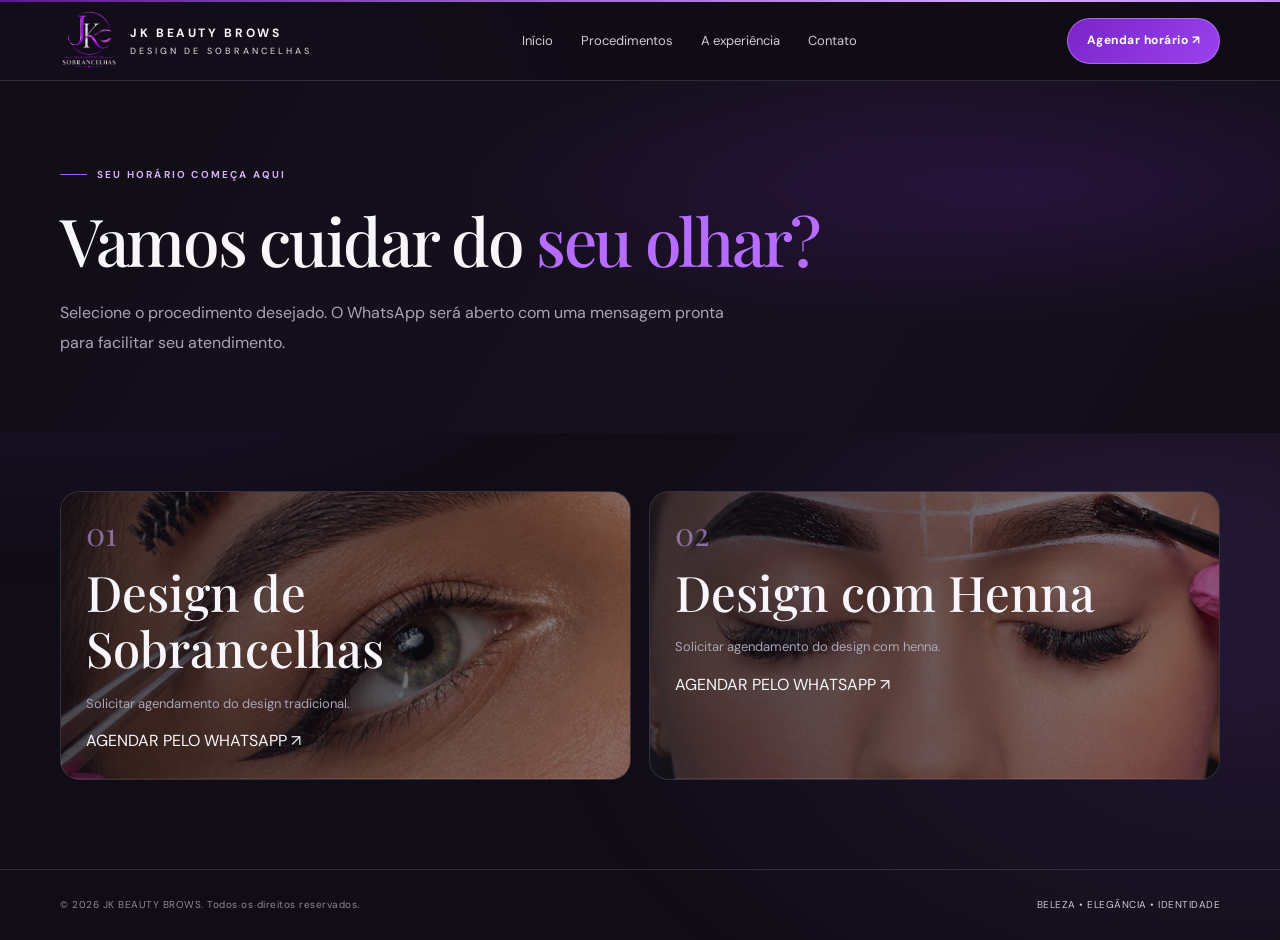
<file: agendamento.html>
<!doctype html><html lang="pt-BR"><head><meta charset="utf-8"><meta name="viewport" content="width=device-width,initial-scale=1"><meta name="theme-color" content="#100d16"><meta name="description" content="Agende seu design de sobrancelhas ou design com henna pelo WhatsApp."><title>Agendamento | JK Beauty Brows</title><link rel="preconnect" href="https://fonts.googleapis.com"><link rel="preconnect" href="https://fonts.gstatic.com" crossorigin><link href="https://fonts.googleapis.com/css2?family=DM+Sans:wght@400;500;600;700&family=Playfair+Display:wght@500;600;700&display=swap" rel="stylesheet"><link rel="stylesheet" href="styles.css"><style>
/* Cinematic motion: reveal suave durante a rolagem */
.cinema-reveal{opacity:1;transform:none}
.cinema-motion .cinema-reveal{opacity:0;transform:translate3d(0,28px,0);transition:opacity .85s cubic-bezier(.2,.7,.2,1),transform .85s cubic-bezier(.2,.7,.2,1);will-change:opacity,transform}
.cinema-motion .cinema-reveal.is-visible{opacity:1;transform:translate3d(0,0,0)}
.cinema-motion .cinema-reveal.cinema-scale{transform:translate3d(0,22px,0) scale(.985)}
.cinema-motion .cinema-reveal.cinema-scale.is-visible{transform:translate3d(0,0,0) scale(1)}
body{background-image:radial-gradient(ellipse at 12% 18%,rgba(128,53,190,.12),transparent 34%),radial-gradient(ellipse at 88% 58%,rgba(157,83,222,.09),transparent 32%);background-attachment:fixed}
.topline{height:2px;background:linear-gradient(90deg,#5b1a91,#d6a7ff,#7a2bc0,#5b1a91);background-size:240% 100%;animation:cinemaShimmer 6s linear infinite}
header{backdrop-filter:blur(16px);-webkit-backdrop-filter:blur(16px)}
@media(prefers-reduced-motion:reduce){.cinema-motion .cinema-reveal,.cinema-motion .cinema-reveal.is-visible{opacity:1;transform:none;transition:none;will-change:auto}.topline{animation:none}}
</style></head><body><div class="topline"></div><header><div class="container nav"><a class="brand" href="index.html"><img class="brand-mark" src="assets/Logo luxuoso de designer de sobrancelhas.png" alt="JK Beauty Brows"><span class="brand-name">JK BEAUTY BROWS<span>DESIGN DE SOBRANCELHAS</span></span></a><nav class="nav-links" id="navLinks"><a href="index.html">Início</a><a href="procedimentos.html">Procedimentos</a><a href="experiencia.html">A experiência</a><a href="contato.html">Contato</a></nav><a class="nav-cta" href="agendamento.html">Agendar horário ↗</a><button class="menu-toggle" id="menuToggle" aria-label="Abrir menu" aria-expanded="false">☰</button></div></header><main><section class="page-hero"><div class="container"><span class="eyebrow">Seu horário começa aqui</span><h1>Vamos cuidar do <em>seu olhar?</em></h1><p>Selecione o procedimento desejado. O WhatsApp será aberto com uma mensagem pronta para facilitar seu atendimento.</p></div></section><section class="page-content"><div class="container page-grid"><a class="page-card" href="https://wa.me/5598985036546?text=Ol%C3%A1%21%20Gostaria%20de%20agendar%20Design%20de%20Sobrancelhas%20na%20JK%20Beauty%20Brows." target="_blank" rel="noopener"><div class="service-number">01</div><h2>Design de Sobrancelhas</h2><p>Solicitar agendamento do design tradicional.</p><span class="text-link">AGENDAR PELO WHATSAPP ↗</span></a><a class="page-card" href="https://wa.me/5598985036546?text=Ol%C3%A1%21%20Gostaria%20de%20agendar%20Design%20com%20Henna%20na%20JK%20Beauty%20Brows." target="_blank" rel="noopener"><div class="service-number">02</div><h2>Design com Henna</h2><p>Solicitar agendamento do design com henna.</p><span class="text-link">AGENDAR PELO WHATSAPP ↗</span></a></div></section></main><footer><div class="container footer-inner"><span>© <span class="year"></span> JK BEAUTY BROWS. Todos os direitos reservados.</span><span class="silver">BELEZA • ELEGÂNCIA • IDENTIDADE</span></div></footer><script>const t=document.getElementById('menuToggle'),n=document.getElementById('navLinks');t.addEventListener('click',()=>{const o=n.classList.toggle('open');t.setAttribute('aria-expanded',String(o));t.textContent=o?'✕':'☰'});n.querySelectorAll('a').forEach(a=>a.addEventListener('click',()=>n.classList.remove('open')));document.querySelectorAll('.year').forEach(e=>e.textContent=new Date().getFullYear());</script>
<script>
(()=> {
  const root=document.documentElement;
  if(window.matchMedia('(prefers-reduced-motion: reduce)').matches) return;
  const targets=document.querySelectorAll('main section, .service-card, .page-card, .content-panel, .step, .social-card, .contact-item, .location-panel, .cta-band');
  targets.forEach((el,i)=>{el.classList.add('cinema-reveal');if(el.matches('.service-card,.page-card,.content-panel,.step,.social-card,.contact-item'))el.classList.add('cinema-scale');el.style.transitionDelay=(i%4)*90+'ms'});
  root.classList.add('cinema-motion');
  if(!('IntersectionObserver' in window)){targets.forEach(el=>el.classList.add('is-visible'));return}
  const observer=new IntersectionObserver((entries)=>{
    entries.forEach(entry=>{if(entry.isIntersecting){entry.target.classList.add('is-visible');observer.unobserve(entry.target)}});
  },{threshold:.12,rootMargin:'0px 0px -45px 0px'});
  targets.forEach(el=>observer.observe(el));
})();
</script>
<script id="global-wave-parallax">
(function(){
  const root=document.documentElement;
  if(window.matchMedia && window.matchMedia("(prefers-reduced-motion: reduce)").matches)return;
  let queued=false;
  const update=()=>{root.style.setProperty("--wave-scroll",window.scrollY+"px");queued=false;};
  update();
  window.addEventListener("scroll",()=>{if(!queued){queued=true;requestAnimationFrame(update);}},{passive:true});
  window.addEventListener("pageshow",update);
})();
</script>
</body></html>
</file>
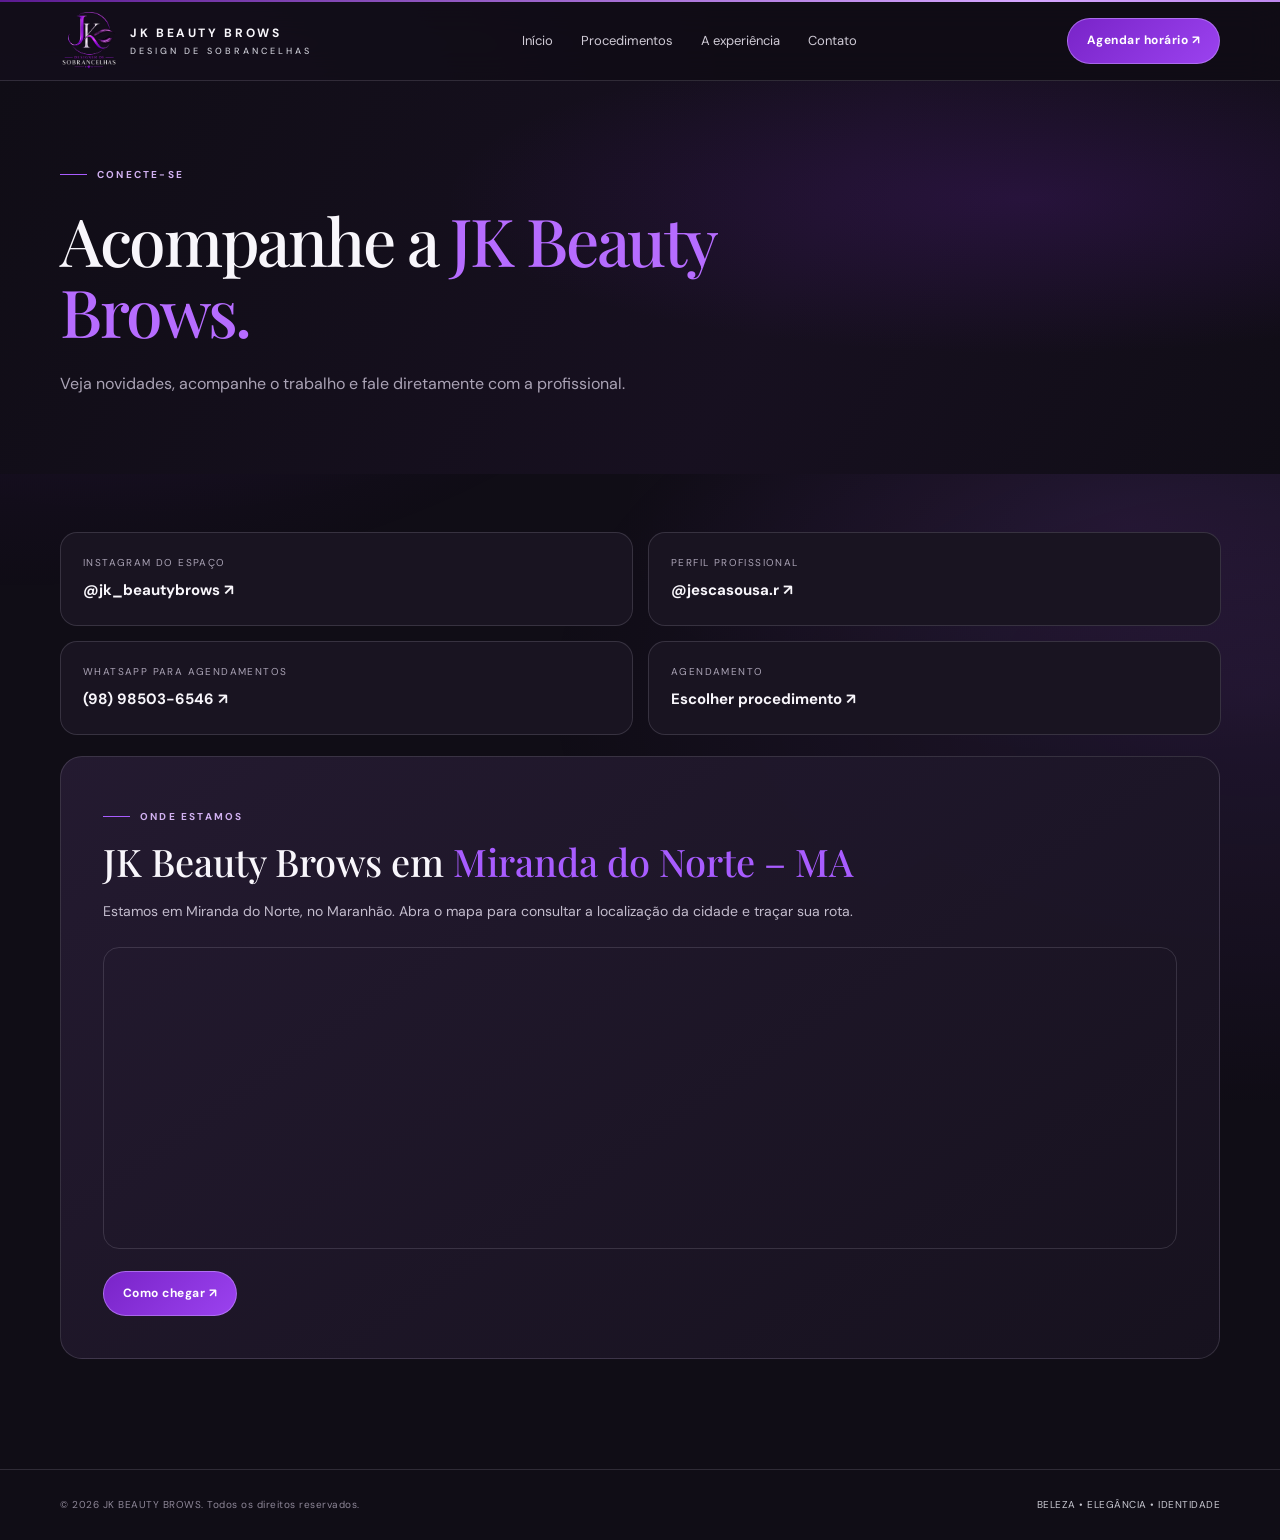
<file: contato.html>
<!doctype html><html lang="pt-BR"><head><meta charset="utf-8"><meta name="viewport" content="width=device-width,initial-scale=1"><meta name="theme-color" content="#100d16"><meta name="description" content="Entre em contato com a JK Beauty Brows e acompanhe os perfis no Instagram."><title>Contato e redes sociais | JK Beauty Brows</title><link rel="preconnect" href="https://fonts.googleapis.com"><link rel="preconnect" href="https://fonts.gstatic.com" crossorigin><link href="https://fonts.googleapis.com/css2?family=DM+Sans:wght@400;500;600;700&family=Playfair+Display:wght@500;600;700&display=swap" rel="stylesheet"><link rel="stylesheet" href="styles.css"><style>
/* Cinematic motion: reveal suave durante a rolagem */
.cinema-reveal{opacity:1;transform:none}
.cinema-motion .cinema-reveal{opacity:0;transform:translate3d(0,28px,0);transition:opacity .85s cubic-bezier(.2,.7,.2,1),transform .85s cubic-bezier(.2,.7,.2,1);will-change:opacity,transform}
.cinema-motion .cinema-reveal.is-visible{opacity:1;transform:translate3d(0,0,0)}
.cinema-motion .cinema-reveal.cinema-scale{transform:translate3d(0,22px,0) scale(.985)}
.cinema-motion .cinema-reveal.cinema-scale.is-visible{transform:translate3d(0,0,0) scale(1)}
body{background-image:radial-gradient(ellipse at 12% 18%,rgba(128,53,190,.12),transparent 34%),radial-gradient(ellipse at 88% 58%,rgba(157,83,222,.09),transparent 32%);background-attachment:fixed}
.topline{height:2px;background:linear-gradient(90deg,#5b1a91,#d6a7ff,#7a2bc0,#5b1a91);background-size:240% 100%;animation:cinemaShimmer 6s linear infinite}
header{backdrop-filter:blur(16px);-webkit-backdrop-filter:blur(16px)}
@media(prefers-reduced-motion:reduce){.cinema-motion .cinema-reveal,.cinema-motion .cinema-reveal.is-visible{opacity:1;transform:none;transition:none;will-change:auto}.topline{animation:none}}
</style></head><body><div class="topline"></div><header><div class="container nav"><a class="brand" href="index.html"><img class="brand-mark" src="assets/Logo luxuoso de designer de sobrancelhas.png" alt="JK Beauty Brows"><span class="brand-name">JK BEAUTY BROWS<span>DESIGN DE SOBRANCELHAS</span></span></a><nav class="nav-links" id="navLinks"><a href="index.html">Início</a><a href="procedimentos.html">Procedimentos</a><a href="experiencia.html">A experiência</a><a href="contato.html">Contato</a></nav><a class="nav-cta" href="agendamento.html">Agendar horário ↗</a><button class="menu-toggle" id="menuToggle" aria-label="Abrir menu" aria-expanded="false">☰</button></div></header><main><section class="page-hero"><div class="container"><span class="eyebrow">Conecte-se</span><h1>Acompanhe a <em>JK Beauty Brows.</em></h1><p>Veja novidades, acompanhe o trabalho e fale diretamente com a profissional.</p></div></section><section class="page-content"><div class="container contact-grid"><a class="contact-item" href="https://www.instagram.com/jk_beautybrows/" target="_blank" rel="noopener"><small>INSTAGRAM DO ESPAÇO</small><strong>@jk_beautybrows ↗</strong></a><a class="contact-item" href="https://www.instagram.com/jescasousa.r/" target="_blank" rel="noopener"><small>PERFIL PROFISSIONAL</small><strong>@jescasousa.r ↗</strong></a><a class="contact-item" href="https://wa.me/5598985036546" target="_blank" rel="noopener"><small>WHATSAPP PARA AGENDAMENTOS</small><strong>(98) 98503-6546 ↗</strong></a><a class="contact-item" href="agendamento.html"><small>AGENDAMENTO</small><strong>Escolher procedimento ↗</strong></a></div><div class="container content-panel" style="margin-top:22px"><span class="eyebrow">Onde estamos</span><h2>JK Beauty Brows em <span style="color:var(--violet2)">Miranda do Norte – MA</span></h2><p>Estamos em Miranda do Norte, no Maranhão. Abra o mapa para consultar a localização da cidade e traçar sua rota.</p><div style="overflow:hidden;border:1px solid var(--line);border-radius:16px;margin:22px 0"><iframe title="Mapa de Miranda do Norte, Maranhão" src="https://www.google.com/maps?q=Miranda+do+Norte,+MA&output=embed" width="100%" height="300" style="border:0;display:block" loading="lazy" referrerpolicy="no-referrer-when-downgrade"></iframe></div><a class="button" href="https://www.google.com/maps/search/?api=1&query=Miranda+do+Norte%2C+MA" target="_blank" rel="noopener">Como chegar ↗</a></div></section></main><footer><div class="container footer-inner"><span>© <span class="year"></span> JK BEAUTY BROWS. Todos os direitos reservados.</span><span class="silver">BELEZA • ELEGÂNCIA • IDENTIDADE</span></div></footer><script>const t=document.getElementById('menuToggle'),n=document.getElementById('navLinks');t.addEventListener('click',()=>{const o=n.classList.toggle('open');t.setAttribute('aria-expanded',String(o));t.textContent=o?'✕':'☰'});n.querySelectorAll('a').forEach(a=>a.addEventListener('click',()=>n.classList.remove('open')));document.querySelectorAll('.year').forEach(e=>e.textContent=new Date().getFullYear());</script>
<script>
(()=> {
  const root=document.documentElement;
  if(window.matchMedia('(prefers-reduced-motion: reduce)').matches) return;
  const targets=document.querySelectorAll('main section, .service-card, .page-card, .content-panel, .step, .social-card, .contact-item, .location-panel, .cta-band');
  targets.forEach((el,i)=>{el.classList.add('cinema-reveal');if(el.matches('.service-card,.page-card,.content-panel,.step,.social-card,.contact-item'))el.classList.add('cinema-scale');el.style.transitionDelay=(i%4)*90+'ms'});
  root.classList.add('cinema-motion');
  if(!('IntersectionObserver' in window)){targets.forEach(el=>el.classList.add('is-visible'));return}
  const observer=new IntersectionObserver((entries)=>{
    entries.forEach(entry=>{if(entry.isIntersecting){entry.target.classList.add('is-visible');observer.unobserve(entry.target)}});
  },{threshold:.12,rootMargin:'0px 0px -45px 0px'});
  targets.forEach(el=>observer.observe(el));
})();
</script>
<script id="global-wave-parallax">
(function(){
  const root=document.documentElement;
  if(window.matchMedia && window.matchMedia("(prefers-reduced-motion: reduce)").matches)return;
  let queued=false;
  const update=()=>{root.style.setProperty("--wave-scroll",window.scrollY+"px");queued=false;};
  update();
  window.addEventListener("scroll",()=>{if(!queued){queued=true;requestAnimationFrame(update);}},{passive:true});
  window.addEventListener("pageshow",update);
})();
</script>
</body></html>
</file>
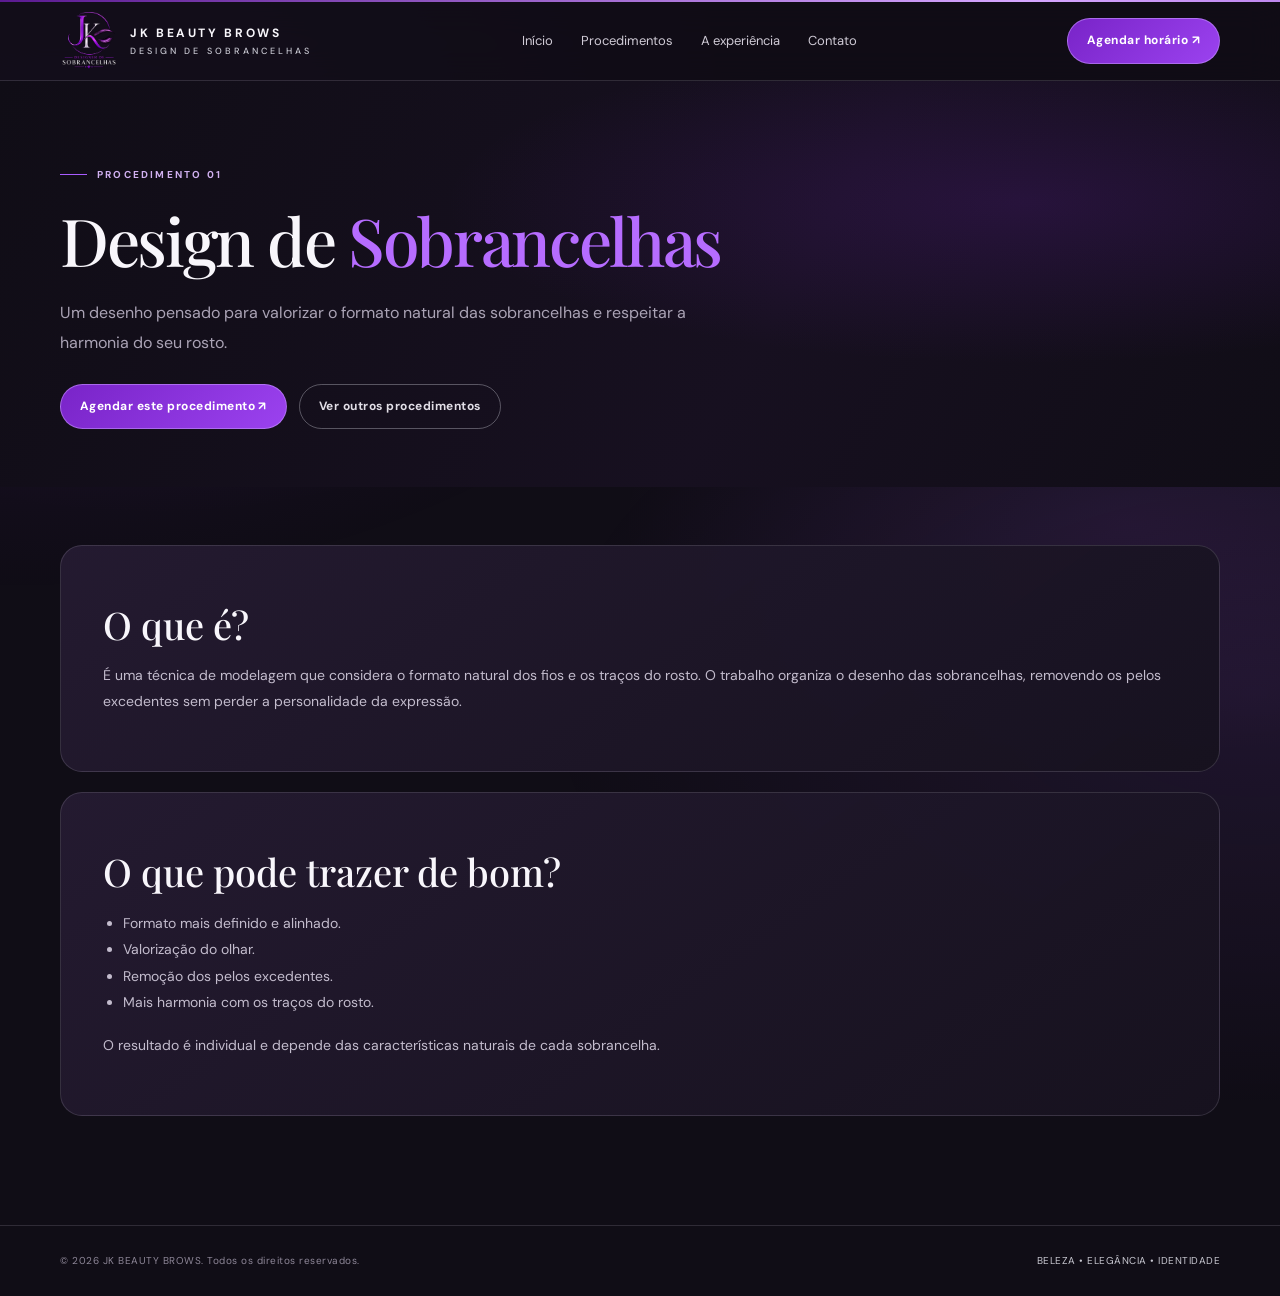
<file: design.html>
<!doctype html><html lang="pt-BR"><head><meta charset="utf-8"><meta name="viewport" content="width=device-width,initial-scale=1"><meta name="theme-color" content="#100d16"><meta name="description" content="Saiba o que é o design de sobrancelhas e os benefícios do procedimento."><title>Design de Sobrancelhas | JK Beauty Brows</title><link rel="preconnect" href="https://fonts.googleapis.com"><link rel="preconnect" href="https://fonts.gstatic.com" crossorigin><link href="https://fonts.googleapis.com/css2?family=DM+Sans:wght@400;500;600;700&family=Playfair+Display:wght@500;600;700&display=swap" rel="stylesheet"><link rel="stylesheet" href="styles.css"><style>
/* Cinematic motion: reveal suave durante a rolagem */
.cinema-reveal{opacity:1;transform:none}
.cinema-motion .cinema-reveal{opacity:0;transform:translate3d(0,28px,0);transition:opacity .85s cubic-bezier(.2,.7,.2,1),transform .85s cubic-bezier(.2,.7,.2,1);will-change:opacity,transform}
.cinema-motion .cinema-reveal.is-visible{opacity:1;transform:translate3d(0,0,0)}
.cinema-motion .cinema-reveal.cinema-scale{transform:translate3d(0,22px,0) scale(.985)}
.cinema-motion .cinema-reveal.cinema-scale.is-visible{transform:translate3d(0,0,0) scale(1)}
body{background-image:radial-gradient(ellipse at 12% 18%,rgba(128,53,190,.12),transparent 34%),radial-gradient(ellipse at 88% 58%,rgba(157,83,222,.09),transparent 32%);background-attachment:fixed}
.topline{height:2px;background:linear-gradient(90deg,#5b1a91,#d6a7ff,#7a2bc0,#5b1a91);background-size:240% 100%;animation:cinemaShimmer 6s linear infinite}
header{backdrop-filter:blur(16px);-webkit-backdrop-filter:blur(16px)}
@media(prefers-reduced-motion:reduce){.cinema-motion .cinema-reveal,.cinema-motion .cinema-reveal.is-visible{opacity:1;transform:none;transition:none;will-change:auto}.topline{animation:none}}
</style></head><body><div class="topline"></div><header><div class="container nav"><a class="brand" href="index.html"><img class="brand-mark" src="assets/Logo luxuoso de designer de sobrancelhas.png" alt="JK Beauty Brows"><span class="brand-name">JK BEAUTY BROWS<span>DESIGN DE SOBRANCELHAS</span></span></a><nav class="nav-links" id="navLinks"><a href="index.html">Início</a><a href="procedimentos.html">Procedimentos</a><a href="experiencia.html">A experiência</a><a href="contato.html">Contato</a></nav><a class="nav-cta" href="agendamento.html">Agendar horário ↗</a><button class="menu-toggle" id="menuToggle" aria-label="Abrir menu" aria-expanded="false">☰</button></div></header><main><section class="page-hero"><div class="container"><span class="eyebrow">Procedimento 01</span><h1>Design de <em>Sobrancelhas</em></h1><p>Um desenho pensado para valorizar o formato natural das sobrancelhas e respeitar a harmonia do seu rosto.</p><div class="page-actions"><a class="button" href="agendamento.html?servico=design">Agendar este procedimento ↗</a><a class="button secondary" href="procedimentos.html">Ver outros procedimentos</a></div></div></section><section class="page-content"><div class="container"><div class="content-panel"><h2>O que é?</h2><p>É uma técnica de modelagem que considera o formato natural dos fios e os traços do rosto. O trabalho organiza o desenho das sobrancelhas, removendo os pelos excedentes sem perder a personalidade da expressão.</p></div><div class="content-panel"><h2>O que pode trazer de bom?</h2><ul><li>Formato mais definido e alinhado.</li><li>Valorização do olhar.</li><li>Remoção dos pelos excedentes.</li><li>Mais harmonia com os traços do rosto.</li></ul><p>O resultado é individual e depende das características naturais de cada sobrancelha.</p></div></div></section></main><footer><div class="container footer-inner"><span>© <span class="year"></span> JK BEAUTY BROWS. Todos os direitos reservados.</span><span class="silver">BELEZA • ELEGÂNCIA • IDENTIDADE</span></div></footer><script>const t=document.getElementById('menuToggle'),n=document.getElementById('navLinks');t.addEventListener('click',()=>{const o=n.classList.toggle('open');t.setAttribute('aria-expanded',String(o));t.textContent=o?'✕':'☰'});n.querySelectorAll('a').forEach(a=>a.addEventListener('click',()=>n.classList.remove('open')));document.querySelectorAll('.year').forEach(e=>e.textContent=new Date().getFullYear());</script>
<script>
(()=> {
  const root=document.documentElement;
  if(window.matchMedia('(prefers-reduced-motion: reduce)').matches) return;
  const targets=document.querySelectorAll('main section, .service-card, .page-card, .content-panel, .step, .social-card, .contact-item, .location-panel, .cta-band');
  targets.forEach((el,i)=>{el.classList.add('cinema-reveal');if(el.matches('.service-card,.page-card,.content-panel,.step,.social-card,.contact-item'))el.classList.add('cinema-scale');el.style.transitionDelay=(i%4)*90+'ms'});
  root.classList.add('cinema-motion');
  if(!('IntersectionObserver' in window)){targets.forEach(el=>el.classList.add('is-visible'));return}
  const observer=new IntersectionObserver((entries)=>{
    entries.forEach(entry=>{if(entry.isIntersecting){entry.target.classList.add('is-visible');observer.unobserve(entry.target)}});
  },{threshold:.12,rootMargin:'0px 0px -45px 0px'});
  targets.forEach(el=>observer.observe(el));
})();
</script>
<script id="global-wave-parallax">
(function(){
  const root=document.documentElement;
  if(window.matchMedia && window.matchMedia("(prefers-reduced-motion: reduce)").matches)return;
  let queued=false;
  const update=()=>{root.style.setProperty("--wave-scroll",window.scrollY+"px");queued=false;};
  update();
  window.addEventListener("scroll",()=>{if(!queued){queued=true;requestAnimationFrame(update);}},{passive:true});
  window.addEventListener("pageshow",update);
})();
</script>
</body></html>
</file>
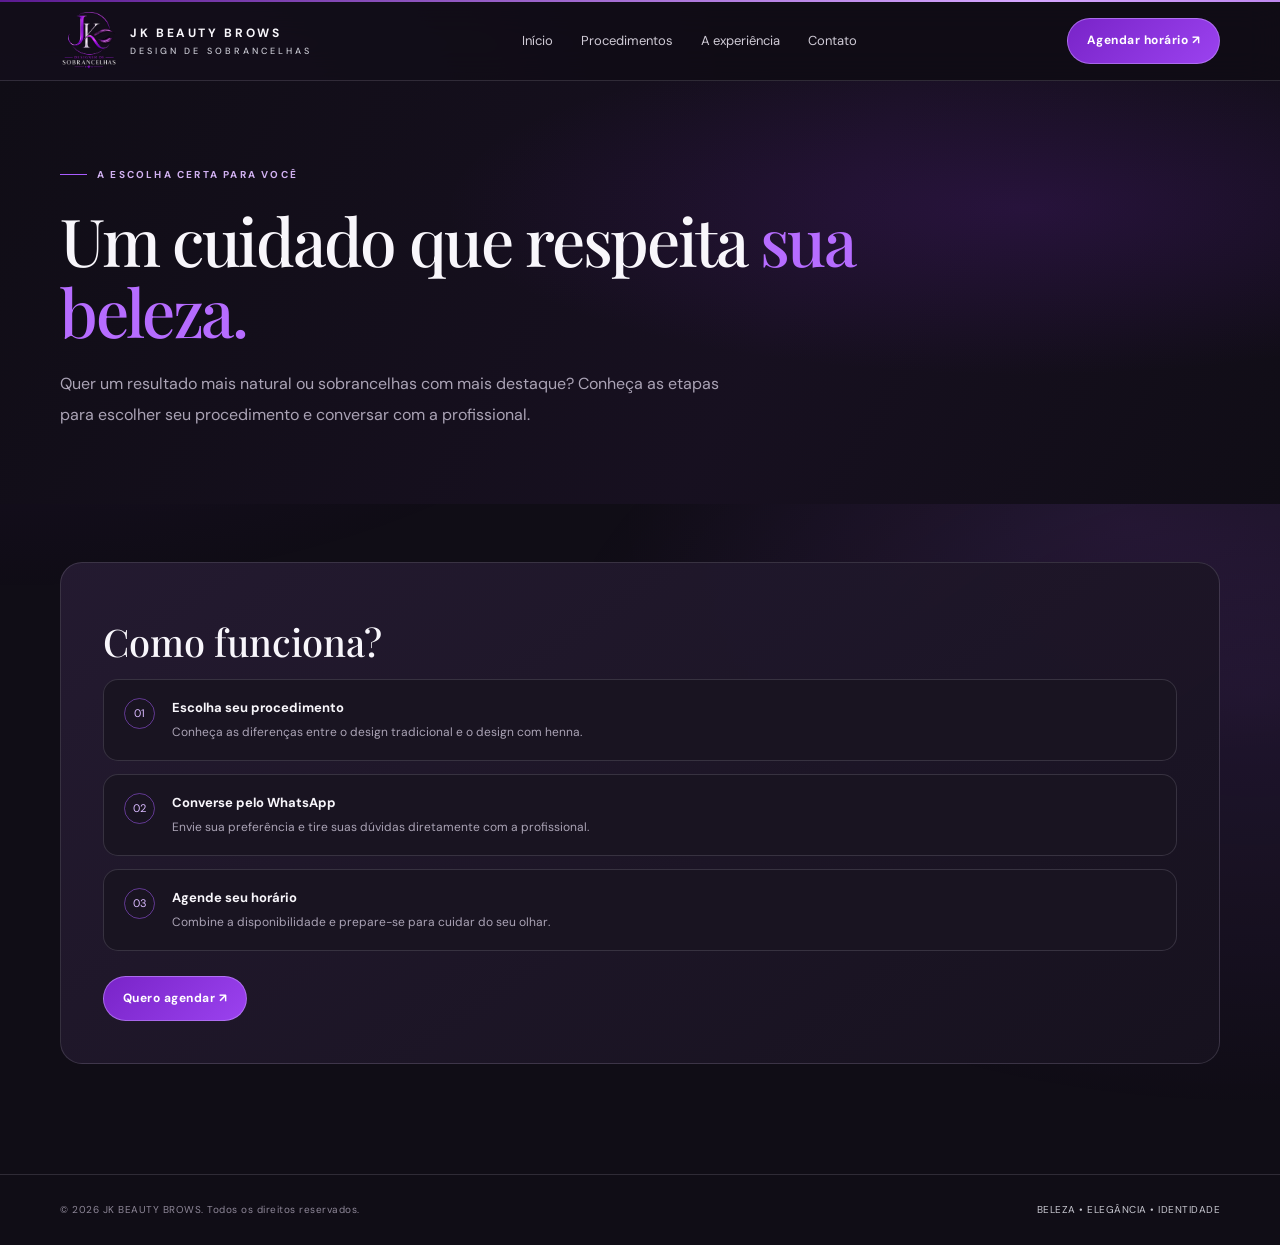
<file: experiencia.html>
<!doctype html><html lang="pt-BR"><head><meta charset="utf-8"><meta name="viewport" content="width=device-width,initial-scale=1"><meta name="theme-color" content="#100d16"><meta name="description" content="Saiba como funciona a experiência de atendimento na JK Beauty Brows."><title>A experiência | JK Beauty Brows</title><link rel="preconnect" href="https://fonts.googleapis.com"><link rel="preconnect" href="https://fonts.gstatic.com" crossorigin><link href="https://fonts.googleapis.com/css2?family=DM+Sans:wght@400;500;600;700&family=Playfair+Display:wght@500;600;700&display=swap" rel="stylesheet"><link rel="stylesheet" href="styles.css"><style>
/* Cinematic motion: reveal suave durante a rolagem */
.cinema-reveal{opacity:1;transform:none}
.cinema-motion .cinema-reveal{opacity:0;transform:translate3d(0,28px,0);transition:opacity .85s cubic-bezier(.2,.7,.2,1),transform .85s cubic-bezier(.2,.7,.2,1);will-change:opacity,transform}
.cinema-motion .cinema-reveal.is-visible{opacity:1;transform:translate3d(0,0,0)}
.cinema-motion .cinema-reveal.cinema-scale{transform:translate3d(0,22px,0) scale(.985)}
.cinema-motion .cinema-reveal.cinema-scale.is-visible{transform:translate3d(0,0,0) scale(1)}
body{background-image:radial-gradient(ellipse at 12% 18%,rgba(128,53,190,.12),transparent 34%),radial-gradient(ellipse at 88% 58%,rgba(157,83,222,.09),transparent 32%);background-attachment:fixed}
.topline{height:2px;background:linear-gradient(90deg,#5b1a91,#d6a7ff,#7a2bc0,#5b1a91);background-size:240% 100%;animation:cinemaShimmer 6s linear infinite}
header{backdrop-filter:blur(16px);-webkit-backdrop-filter:blur(16px)}
@media(prefers-reduced-motion:reduce){.cinema-motion .cinema-reveal,.cinema-motion .cinema-reveal.is-visible{opacity:1;transform:none;transition:none;will-change:auto}.topline{animation:none}}
</style></head><body><div class="topline"></div><header><div class="container nav"><a class="brand" href="index.html"><img class="brand-mark" src="assets/Logo luxuoso de designer de sobrancelhas.png" alt="JK Beauty Brows"><span class="brand-name">JK BEAUTY BROWS<span>DESIGN DE SOBRANCELHAS</span></span></a><nav class="nav-links" id="navLinks"><a href="index.html">Início</a><a href="procedimentos.html">Procedimentos</a><a href="experiencia.html">A experiência</a><a href="contato.html">Contato</a></nav><a class="nav-cta" href="agendamento.html">Agendar horário ↗</a><button class="menu-toggle" id="menuToggle" aria-label="Abrir menu" aria-expanded="false">☰</button></div></header><main><section class="page-hero"><div class="container"><span class="eyebrow">A escolha certa para você</span><h1>Um cuidado que respeita <em>sua beleza.</em></h1><p>Quer um resultado mais natural ou sobrancelhas com mais destaque? Conheça as etapas para escolher seu procedimento e conversar com a profissional.</p></div></section><section class="page-content"><div class="container"><div class="content-panel"><h2>Como funciona?</h2><div class="steps"><div class="step"><div class="step-num">01</div><div><b>Escolha seu procedimento</b><span>Conheça as diferenças entre o design tradicional e o design com henna.</span></div></div><div class="step"><div class="step-num">02</div><div><b>Converse pelo WhatsApp</b><span>Envie sua preferência e tire suas dúvidas diretamente com a profissional.</span></div></div><div class="step"><div class="step-num">03</div><div><b>Agende seu horário</b><span>Combine a disponibilidade e prepare-se para cuidar do seu olhar.</span></div></div></div><div class="page-actions"><a class="button" href="agendamento.html">Quero agendar ↗</a></div></div></div></section></main><footer><div class="container footer-inner"><span>© <span class="year"></span> JK BEAUTY BROWS. Todos os direitos reservados.</span><span class="silver">BELEZA • ELEGÂNCIA • IDENTIDADE</span></div></footer><script>const t=document.getElementById('menuToggle'),n=document.getElementById('navLinks');t.addEventListener('click',()=>{const o=n.classList.toggle('open');t.setAttribute('aria-expanded',String(o));t.textContent=o?'✕':'☰'});n.querySelectorAll('a').forEach(a=>a.addEventListener('click',()=>n.classList.remove('open')));document.querySelectorAll('.year').forEach(e=>e.textContent=new Date().getFullYear());</script>
<script>
(()=> {
  const root=document.documentElement;
  if(window.matchMedia('(prefers-reduced-motion: reduce)').matches) return;
  const targets=document.querySelectorAll('main section, .service-card, .page-card, .content-panel, .step, .social-card, .contact-item, .location-panel, .cta-band');
  targets.forEach((el,i)=>{el.classList.add('cinema-reveal');if(el.matches('.service-card,.page-card,.content-panel,.step,.social-card,.contact-item'))el.classList.add('cinema-scale');el.style.transitionDelay=(i%4)*90+'ms'});
  root.classList.add('cinema-motion');
  if(!('IntersectionObserver' in window)){targets.forEach(el=>el.classList.add('is-visible'));return}
  const observer=new IntersectionObserver((entries)=>{
    entries.forEach(entry=>{if(entry.isIntersecting){entry.target.classList.add('is-visible');observer.unobserve(entry.target)}});
  },{threshold:.12,rootMargin:'0px 0px -45px 0px'});
  targets.forEach(el=>observer.observe(el));
})();
</script>
<script id="global-wave-parallax">
(function(){
  const root=document.documentElement;
  if(window.matchMedia && window.matchMedia("(prefers-reduced-motion: reduce)").matches)return;
  let queued=false;
  const update=()=>{root.style.setProperty("--wave-scroll",window.scrollY+"px");queued=false;};
  update();
  window.addEventListener("scroll",()=>{if(!queued){queued=true;requestAnimationFrame(update);}},{passive:true});
  window.addEventListener("pageshow",update);
})();
</script>
</body></html>
</file>
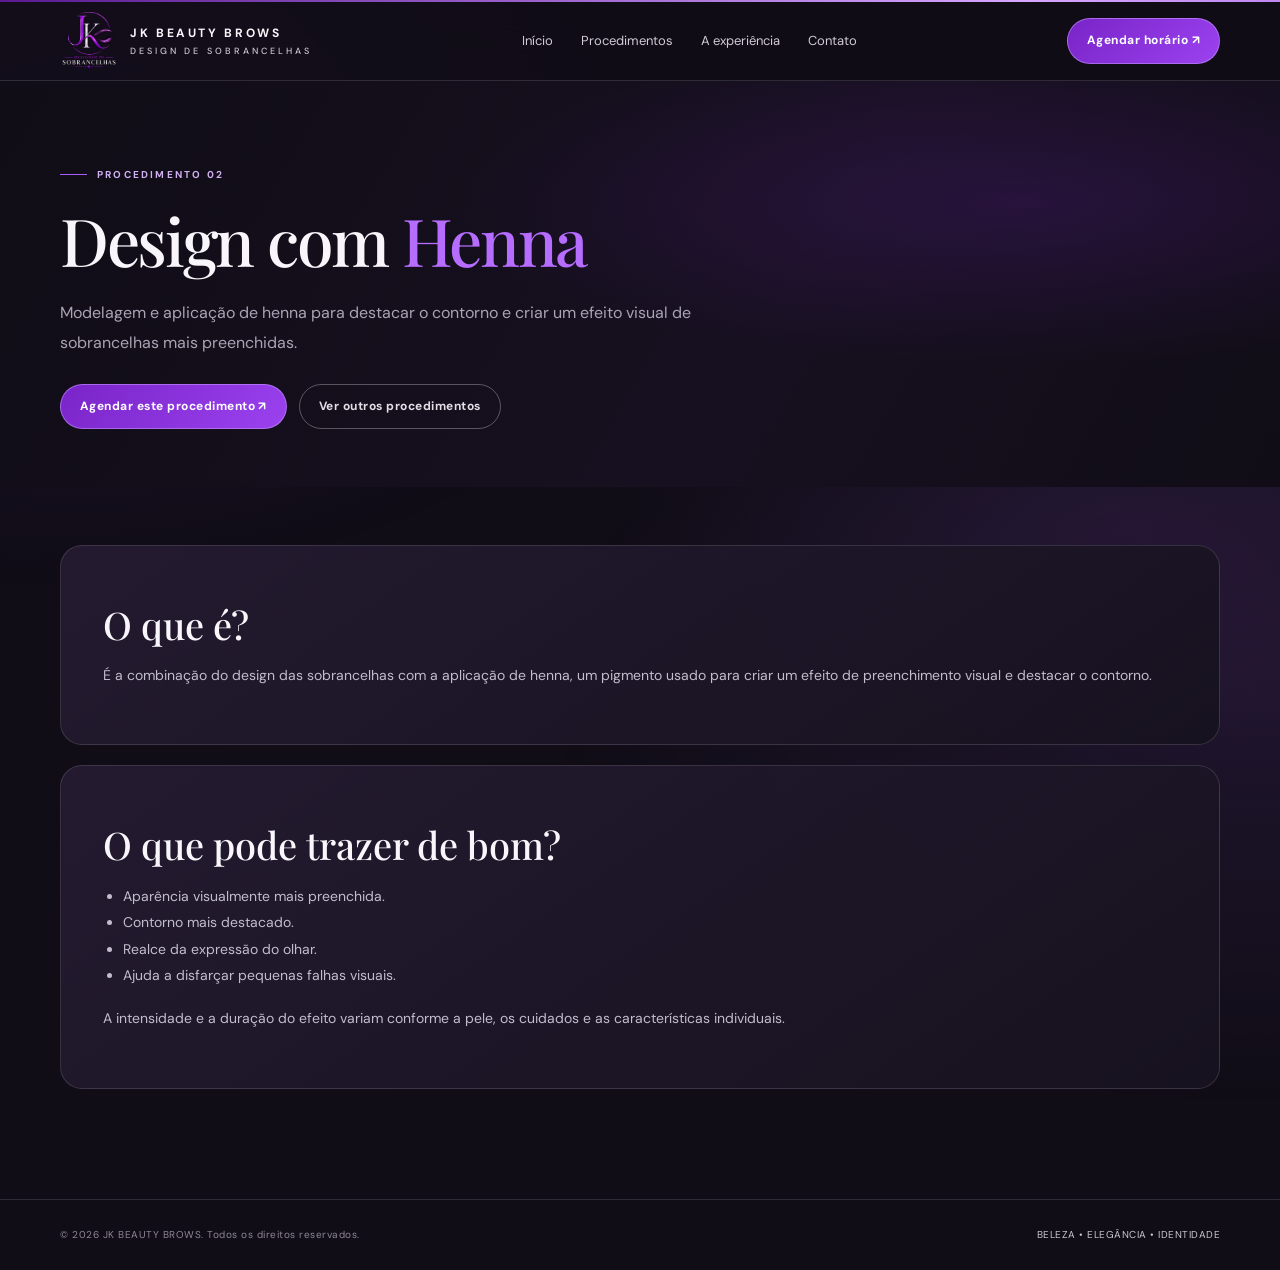
<file: henna.html>
<!doctype html><html lang="pt-BR"><head><meta charset="utf-8"><meta name="viewport" content="width=device-width,initial-scale=1"><meta name="theme-color" content="#100d16"><meta name="description" content="Saiba o que é o design com henna e os benefícios do procedimento."><title>Design com Henna | JK Beauty Brows</title><link rel="preconnect" href="https://fonts.googleapis.com"><link rel="preconnect" href="https://fonts.gstatic.com" crossorigin><link href="https://fonts.googleapis.com/css2?family=DM+Sans:wght@400;500;600;700&family=Playfair+Display:wght@500;600;700&display=swap" rel="stylesheet"><link rel="stylesheet" href="styles.css"><style>
/* Cinematic motion: reveal suave durante a rolagem */
.cinema-reveal{opacity:1;transform:none}
.cinema-motion .cinema-reveal{opacity:0;transform:translate3d(0,28px,0);transition:opacity .85s cubic-bezier(.2,.7,.2,1),transform .85s cubic-bezier(.2,.7,.2,1);will-change:opacity,transform}
.cinema-motion .cinema-reveal.is-visible{opacity:1;transform:translate3d(0,0,0)}
.cinema-motion .cinema-reveal.cinema-scale{transform:translate3d(0,22px,0) scale(.985)}
.cinema-motion .cinema-reveal.cinema-scale.is-visible{transform:translate3d(0,0,0) scale(1)}
body{background-image:radial-gradient(ellipse at 12% 18%,rgba(128,53,190,.12),transparent 34%),radial-gradient(ellipse at 88% 58%,rgba(157,83,222,.09),transparent 32%);background-attachment:fixed}
.topline{height:2px;background:linear-gradient(90deg,#5b1a91,#d6a7ff,#7a2bc0,#5b1a91);background-size:240% 100%;animation:cinemaShimmer 6s linear infinite}
header{backdrop-filter:blur(16px);-webkit-backdrop-filter:blur(16px)}
@media(prefers-reduced-motion:reduce){.cinema-motion .cinema-reveal,.cinema-motion .cinema-reveal.is-visible{opacity:1;transform:none;transition:none;will-change:auto}.topline{animation:none}}
</style></head><body><div class="topline"></div><header><div class="container nav"><a class="brand" href="index.html"><img class="brand-mark" src="assets/Logo luxuoso de designer de sobrancelhas.png" alt="JK Beauty Brows"><span class="brand-name">JK BEAUTY BROWS<span>DESIGN DE SOBRANCELHAS</span></span></a><nav class="nav-links" id="navLinks"><a href="index.html">Início</a><a href="procedimentos.html">Procedimentos</a><a href="experiencia.html">A experiência</a><a href="contato.html">Contato</a></nav><a class="nav-cta" href="agendamento.html">Agendar horário ↗</a><button class="menu-toggle" id="menuToggle" aria-label="Abrir menu" aria-expanded="false">☰</button></div></header><main><section class="page-hero"><div class="container"><span class="eyebrow">Procedimento 02</span><h1>Design com <em>Henna</em></h1><p>Modelagem e aplicação de henna para destacar o contorno e criar um efeito visual de sobrancelhas mais preenchidas.</p><div class="page-actions"><a class="button" href="agendamento.html?servico=henna">Agendar este procedimento ↗</a><a class="button secondary" href="procedimentos.html">Ver outros procedimentos</a></div></div></section><section class="page-content"><div class="container"><div class="content-panel"><h2>O que é?</h2><p>É a combinação do design das sobrancelhas com a aplicação de henna, um pigmento usado para criar um efeito de preenchimento visual e destacar o contorno.</p></div><div class="content-panel"><h2>O que pode trazer de bom?</h2><ul><li>Aparência visualmente mais preenchida.</li><li>Contorno mais destacado.</li><li>Realce da expressão do olhar.</li><li>Ajuda a disfarçar pequenas falhas visuais.</li></ul><p>A intensidade e a duração do efeito variam conforme a pele, os cuidados e as características individuais.</p></div></div></section></main><footer><div class="container footer-inner"><span>© <span class="year"></span> JK BEAUTY BROWS. Todos os direitos reservados.</span><span class="silver">BELEZA • ELEGÂNCIA • IDENTIDADE</span></div></footer><script>const t=document.getElementById('menuToggle'),n=document.getElementById('navLinks');t.addEventListener('click',()=>{const o=n.classList.toggle('open');t.setAttribute('aria-expanded',String(o));t.textContent=o?'✕':'☰'});n.querySelectorAll('a').forEach(a=>a.addEventListener('click',()=>n.classList.remove('open')));document.querySelectorAll('.year').forEach(e=>e.textContent=new Date().getFullYear());</script>
<script>
(()=> {
  const root=document.documentElement;
  if(window.matchMedia('(prefers-reduced-motion: reduce)').matches) return;
  const targets=document.querySelectorAll('main section, .service-card, .page-card, .content-panel, .step, .social-card, .contact-item, .location-panel, .cta-band');
  targets.forEach((el,i)=>{el.classList.add('cinema-reveal');if(el.matches('.service-card,.page-card,.content-panel,.step,.social-card,.contact-item'))el.classList.add('cinema-scale');el.style.transitionDelay=(i%4)*90+'ms'});
  root.classList.add('cinema-motion');
  if(!('IntersectionObserver' in window)){targets.forEach(el=>el.classList.add('is-visible'));return}
  const observer=new IntersectionObserver((entries)=>{
    entries.forEach(entry=>{if(entry.isIntersecting){entry.target.classList.add('is-visible');observer.unobserve(entry.target)}});
  },{threshold:.12,rootMargin:'0px 0px -45px 0px'});
  targets.forEach(el=>observer.observe(el));
})();
</script>
<script id="global-wave-parallax">
(function(){
  const root=document.documentElement;
  if(window.matchMedia && window.matchMedia("(prefers-reduced-motion: reduce)").matches)return;
  let queued=false;
  const update=()=>{root.style.setProperty("--wave-scroll",window.scrollY+"px");queued=false;};
  update();
  window.addEventListener("scroll",()=>{if(!queued){queued=true;requestAnimationFrame(update);}},{passive:true});
  window.addEventListener("pageshow",update);
})();
</script>
</body></html>
</file>
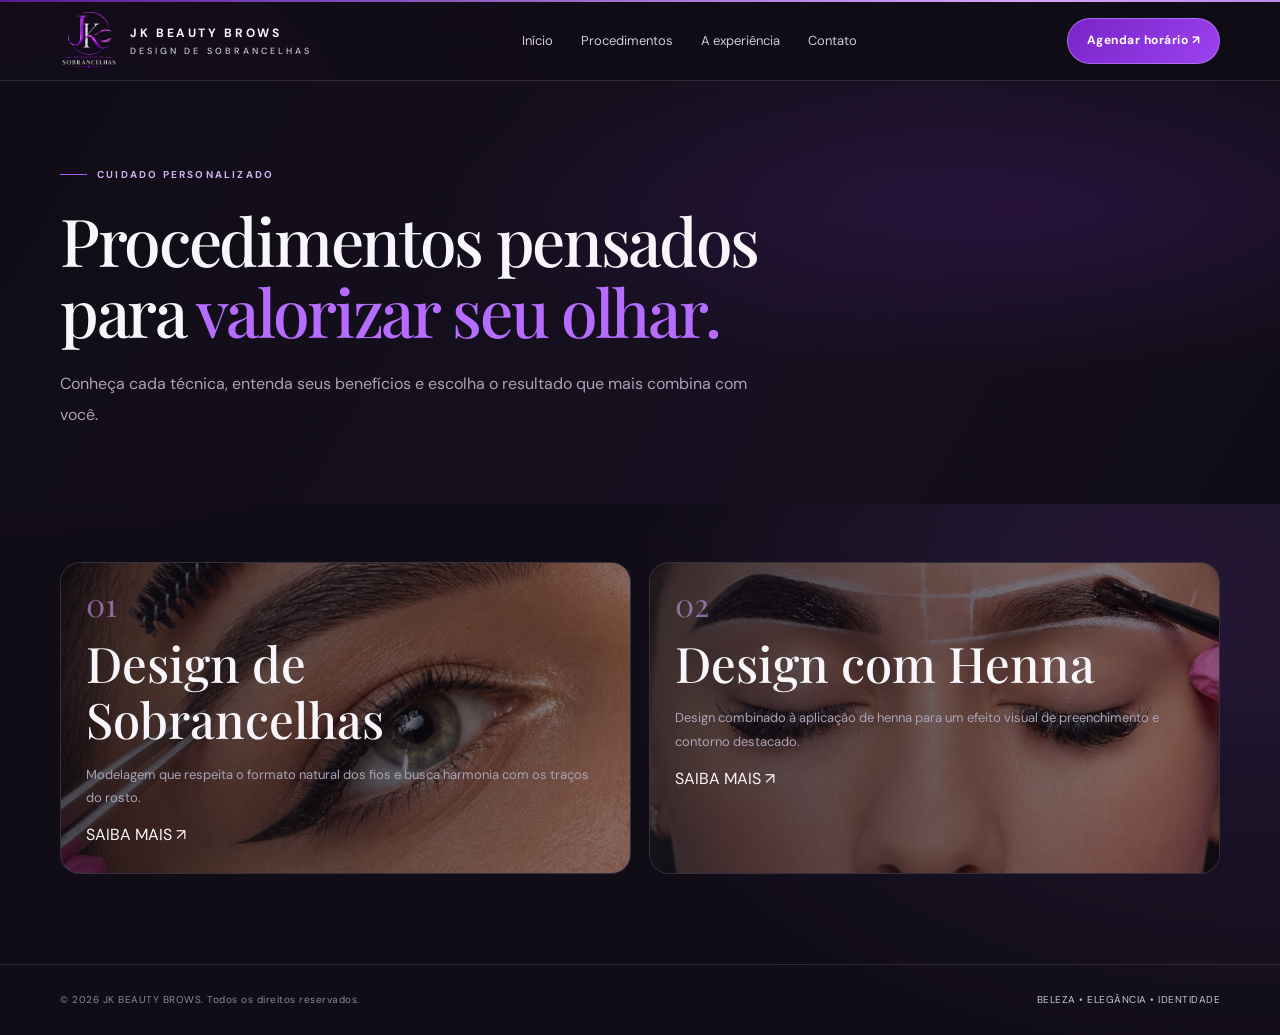
<file: procedimentos.html>
<!doctype html><html lang="pt-BR"><head><meta charset="utf-8"><meta name="viewport" content="width=device-width,initial-scale=1"><meta name="theme-color" content="#100d16"><meta name="description" content="Conheça os procedimentos de design de sobrancelhas e henna da JK Beauty Brows."><title>Procedimentos | JK Beauty Brows</title><link rel="preconnect" href="https://fonts.googleapis.com"><link rel="preconnect" href="https://fonts.gstatic.com" crossorigin><link href="https://fonts.googleapis.com/css2?family=DM+Sans:wght@400;500;600;700&family=Playfair+Display:wght@500;600;700&display=swap" rel="stylesheet"><link rel="stylesheet" href="styles.css"><style>
/* Cinematic motion: reveal suave durante a rolagem */
.cinema-reveal{opacity:1;transform:none}
.cinema-motion .cinema-reveal{opacity:0;transform:translate3d(0,28px,0);transition:opacity .85s cubic-bezier(.2,.7,.2,1),transform .85s cubic-bezier(.2,.7,.2,1);will-change:opacity,transform}
.cinema-motion .cinema-reveal.is-visible{opacity:1;transform:translate3d(0,0,0)}
.cinema-motion .cinema-reveal.cinema-scale{transform:translate3d(0,22px,0) scale(.985)}
.cinema-motion .cinema-reveal.cinema-scale.is-visible{transform:translate3d(0,0,0) scale(1)}
body{background-image:radial-gradient(ellipse at 12% 18%,rgba(128,53,190,.12),transparent 34%),radial-gradient(ellipse at 88% 58%,rgba(157,83,222,.09),transparent 32%);background-attachment:fixed}
.topline{height:2px;background:linear-gradient(90deg,#5b1a91,#d6a7ff,#7a2bc0,#5b1a91);background-size:240% 100%;animation:cinemaShimmer 6s linear infinite}
header{backdrop-filter:blur(16px);-webkit-backdrop-filter:blur(16px)}
@media(prefers-reduced-motion:reduce){.cinema-motion .cinema-reveal,.cinema-motion .cinema-reveal.is-visible{opacity:1;transform:none;transition:none;will-change:auto}.topline{animation:none}}
</style></head><body><div class="topline"></div><header><div class="container nav"><a class="brand" href="index.html"><img class="brand-mark" src="assets/Logo luxuoso de designer de sobrancelhas.png" alt="JK Beauty Brows"><span class="brand-name">JK BEAUTY BROWS<span>DESIGN DE SOBRANCELHAS</span></span></a><nav class="nav-links" id="navLinks"><a href="index.html">Início</a><a href="procedimentos.html">Procedimentos</a><a href="experiencia.html">A experiência</a><a href="contato.html">Contato</a></nav><a class="nav-cta" href="agendamento.html">Agendar horário ↗</a><button class="menu-toggle" id="menuToggle" aria-label="Abrir menu" aria-expanded="false">☰</button></div></header><main><section class="page-hero"><div class="container"><span class="eyebrow">Cuidado personalizado</span><h1>Procedimentos pensados para <em>valorizar seu olhar.</em></h1><p>Conheça cada técnica, entenda seus benefícios e escolha o resultado que mais combina com você.</p></div></section><section class="page-content"><div class="container page-grid"><a class="page-card" href="design.html"><div class="service-number">01</div><h2>Design de Sobrancelhas</h2><p>Modelagem que respeita o formato natural dos fios e busca harmonia com os traços do rosto.</p><span class="text-link">SAIBA MAIS ↗</span></a><a class="page-card" href="henna.html"><div class="service-number">02</div><h2>Design com Henna</h2><p>Design combinado à aplicação de henna para um efeito visual de preenchimento e contorno destacado.</p><span class="text-link">SAIBA MAIS ↗</span></a></div></section></main><footer><div class="container footer-inner"><span>© <span class="year"></span> JK BEAUTY BROWS. Todos os direitos reservados.</span><span class="silver">BELEZA • ELEGÂNCIA • IDENTIDADE</span></div></footer><script>const t=document.getElementById('menuToggle'),n=document.getElementById('navLinks');t.addEventListener('click',()=>{const o=n.classList.toggle('open');t.setAttribute('aria-expanded',String(o));t.textContent=o?'✕':'☰'});n.querySelectorAll('a').forEach(a=>a.addEventListener('click',()=>n.classList.remove('open')));document.querySelectorAll('.year').forEach(e=>e.textContent=new Date().getFullYear());</script>
<script>
(()=> {
  const root=document.documentElement;
  if(window.matchMedia('(prefers-reduced-motion: reduce)').matches) return;
  const targets=document.querySelectorAll('main section, .service-card, .page-card, .content-panel, .step, .social-card, .contact-item, .location-panel, .cta-band');
  targets.forEach((el,i)=>{el.classList.add('cinema-reveal');if(el.matches('.service-card,.page-card,.content-panel,.step,.social-card,.contact-item'))el.classList.add('cinema-scale');el.style.transitionDelay=(i%4)*90+'ms'});
  root.classList.add('cinema-motion');
  if(!('IntersectionObserver' in window)){targets.forEach(el=>el.classList.add('is-visible'));return}
  const observer=new IntersectionObserver((entries)=>{
    entries.forEach(entry=>{if(entry.isIntersecting){entry.target.classList.add('is-visible');observer.unobserve(entry.target)}});
  },{threshold:.12,rootMargin:'0px 0px -45px 0px'});
  targets.forEach(el=>observer.observe(el));
})();
</script>
<script id="global-wave-parallax">
(function(){
  const root=document.documentElement;
  if(window.matchMedia && window.matchMedia("(prefers-reduced-motion: reduce)").matches)return;
  let queued=false;
  const update=()=>{root.style.setProperty("--wave-scroll",window.scrollY+"px");queued=false;};
  update();
  window.addEventListener("scroll",()=>{if(!queued){queued=true;requestAnimationFrame(update);}},{passive:true});
  window.addEventListener("pageshow",update);
})();
</script>
</body></html>
</file>
<file: styles.css>
:root{--bg:#100d16;--panel:#191421;--panel2:#21192d;--violet:#852DDB;--violet2:#a85cff;--silver:#c8c8d1;--muted:#aaa3b5;--white:#f8f6fb;--line:rgba(210,205,222,.16);--max:1160px}
    *{box-sizing:border-box}
    html{scroll-behavior:smooth;scroll-padding-top:88px}
    body{margin:0;background:var(--bg);color:var(--white);font-family:"DM Sans",Arial,sans-serif;line-height:1.6}
    a{color:inherit;text-decoration:none}
    button,a{-webkit-tap-highlight-color:transparent}
    .container{width:min(var(--max),calc(100% - 44px));margin:auto}
    .topline{height:3px;background:linear-gradient(90deg,#35105d,var(--violet),#d7d7df,var(--violet))}
    header{position:sticky;top:0;z-index:10;background:rgba(16,13,22,.88);backdrop-filter:blur(18px);border-bottom:1px solid var(--line)}
    .nav{height:78px;display:flex;align-items:center;justify-content:space-between;gap:24px}
    .brand{display:flex;align-items:center;gap:12px;min-width:0}
    .brand-mark{width:58px;height:58px;object-fit:contain;display:block;border:0;border-radius:0;box-shadow:none;flex:0 0 auto}
    .brand-name{font-size:12px;letter-spacing:.22em;font-weight:700;line-height:1.35}
    .brand-name span{display:block;color:var(--silver);font-size:9px;letter-spacing:.34em;font-weight:500;margin-top:4px}
    .nav-links{display:flex;align-items:center;gap:28px;color:#d0cbd6;font-size:13px}
    .nav-links a:hover{color:#c99aff}
    .nav-cta,.button{display:inline-flex;align-items:center;justify-content:center;gap:9px;border:1px solid rgba(201,154,255,.55);background:linear-gradient(135deg,#7924c8,#9b42ef);color:white;padding:12px 19px;border-radius:999px;font-size:12px;font-weight:700;letter-spacing:.04em;transition:transform .25s,box-shadow .25s}
    .nav-cta:hover,.button:hover{transform:translateY(-2px);box-shadow:0 10px 28px rgba(133,45,219,.25)}
    .menu-toggle{display:none;background:none;border:1px solid var(--line);color:white;border-radius:12px;padding:9px}
    .hero{position:relative;overflow:hidden;padding:94px 0 88px;background:radial-gradient(ellipse at 78% 40%,rgba(112,34,181,.22),transparent 38%),linear-gradient(120deg,#100d16 0%,#171020 58%,#100d16 100%)}
    .hero:before{content:"";position:absolute;width:520px;height:520px;border:1px solid rgba(195,157,231,.13);border-radius:50%;right:-100px;top:-210px;box-shadow:0 0 0 34px rgba(195,157,231,.025),0 0 0 72px rgba(195,157,231,.02)}
    .hero-grid{position:relative;display:grid;grid-template-columns:1.08fr .92fr;align-items:center;gap:64px}
    .eyebrow{display:inline-flex;align-items:center;gap:10px;color:#d1b1f1;text-transform:uppercase;letter-spacing:.22em;font-size:10px;font-weight:700}
    .eyebrow:before{content:"";width:27px;height:1px;background:var(--violet2)}
    h1,h2,h3,p{margin-top:0}
    h1,h2,.serif{font-family:"Playfair Display",Georgia,serif;font-weight:500}
    h1{font-size:clamp(44px,6vw,76px);line-height:1.08;letter-spacing:-.035em;margin:22px 0}
    h1 em{font-style:normal;color:#b66cff}
    .hero-copy{max-width:520px;color:#bcb5c7;font-size:15px;line-height:1.9}
    .hero-actions{display:flex;flex-wrap:wrap;gap:13px;margin-top:30px}
    .button.secondary{background:transparent;border-color:rgba(200,200,209,.38);color:#e2dfe7}
    .micro{display:flex;align-items:center;gap:10px;color:#9f97aa;font-size:11px;margin-top:25px}
    .micro i{width:5px;height:5px;border-radius:50%;background:#a85cff;box-shadow:0 0 12px #a85cff}
    .hero-art{min-height:440px;position:relative;display:grid;place-items:center}
    .art-frame{width:min(100%,390px);aspect-ratio:4/5;border:1px solid rgba(200,200,209,.35);border-radius:190px 190px 26px 26px;padding:12px;position:relative;background:linear-gradient(145deg,rgba(133,45,219,.28),rgba(255,255,255,.025) 45%,rgba(133,45,219,.12));box-shadow:0 25px 80px rgba(0,0,0,.35)}
    .art-inner{height:100%;border-radius:180px 180px 18px 18px;overflow:hidden;position:relative;background:radial-gradient(ellipse at 50% 36%,rgba(165,92,255,.34),transparent 34%),linear-gradient(155deg,#2a183b,#17111f 55%,#0e0b13);display:flex;align-items:center;justify-content:center}
    .art-inner:before,.art-inner:after{content:"";position:absolute;border:1px solid rgba(211,190,233,.22);border-radius:50%;width:250px;height:250px}
    .art-inner:after{width:310px;height:310px}
    .monogram{position:relative;z-index:1;text-align:center}
    .monogram strong{font-family:"Playfair Display",serif;font-weight:500;font-size:clamp(100px,15vw,165px);letter-spacing:-.12em;color:#e3d7ef;text-shadow:0 8px 35px rgba(177,105,255,.3)}
    .monogram span{display:block;color:#c5bdce;font-size:9px;letter-spacing:.42em;margin:8px 0 0 12px}
    .floating{position:absolute;z-index:2;background:rgba(26,20,35,.9);border:1px solid rgba(200,200,209,.3);backdrop-filter:blur(12px);padding:13px 16px;border-radius:14px;color:#dcd5e5;font-size:11px;box-shadow:0 12px 35px rgba(0,0,0,.25)}
    .floating.top{top:58px;right:-12px}.floating.bottom{bottom:58px;left:-25px}
    .floating b{display:block;color:#c28aff;font-size:13px;margin-bottom:2px}
    .section{padding:92px 0}
    .section-head{text-align:center;max-width:650px;margin:0 auto 42px}
    .section-head .eyebrow{justify-content:center}
    h2{font-size:clamp(34px,4vw,49px);line-height:1.15;margin:15px 0}
    .section-head p{color:var(--muted);font-size:14px;line-height:1.8}
    .services{background:linear-gradient(180deg,#15101d,#100d16)}
    .service-grid{display:grid;grid-template-columns:repeat(2,1fr);gap:20px}
    .service-card{background:linear-gradient(145deg,rgba(37,27,50,.96),rgba(23,18,31,.98));border:1px solid var(--line);border-radius:22px;padding:30px;position:relative;overflow:hidden}
    .service-card:after{content:"";position:absolute;width:190px;height:190px;border-radius:50%;right:-100px;top:-105px;background:rgba(133,45,219,.13);filter:blur(4px)}
    .service-number{font-family:"Playfair Display",serif;font-size:38px;color:rgba(198,156,239,.6);line-height:1}
    .service-card h3{font-family:"Playfair Display",serif;font-weight:500;font-size:27px;margin:17px 0 10px}
    .service-card p{color:#b8b0c1;font-size:13px;line-height:1.85}
    .service-card h4{font-size:10px;letter-spacing:.18em;text-transform:uppercase;color:#c99aff;margin:23px 0 12px}
    .benefits{display:grid;grid-template-columns:1fr 1fr;gap:10px 16px;padding:0;margin:0 0 25px;list-style:none}
    .benefits li{font-size:12px;color:#ded9e5;display:flex;gap:8px;align-items:flex-start}
    .benefits li:before{content:"✦";color:#a85cff;font-size:11px;margin-top:1px}
    .service-card .text-link{font-size:12px;color:#d0a6ff;font-weight:700;letter-spacing:.04em}
    .choose{display:grid;grid-template-columns:.85fr 1.15fr;gap:60px;align-items:center}
    .choose-copy p{color:var(--muted);font-size:14px;line-height:1.9}
    .steps{display:grid;gap:13px}
    .step{display:flex;gap:17px;align-items:flex-start;padding:18px 20px;background:var(--panel);border:1px solid var(--line);border-radius:15px}
    .step-num{width:31px;height:31px;flex:0 0 31px;border-radius:50%;display:grid;place-items:center;color:#d9baff;border:1px solid rgba(168,92,255,.5);font-size:11px}
    .step b{display:block;font-size:13px;margin-bottom:3px}.step span{display:block;color:var(--muted);font-size:12px;line-height:1.7}
    .cta-band{padding:54px 0;background:linear-gradient(110deg,#351052,#542080 55%,#241332);border-top:1px solid rgba(220,200,240,.2);border-bottom:1px solid rgba(220,200,240,.2)}
    .cta-content{display:flex;align-items:center;justify-content:space-between;gap:25px}
    .cta-content h2{font-size:clamp(29px,4vw,42px);margin:0 0 8px}.cta-content p{margin:0;color:#d4c5e1;font-size:13px}
    .cta-content .button{background:#f3eef8;color:#261632;border-color:#f3eef8;white-space:nowrap}
    .social{display:grid;grid-template-columns:1fr 1fr;gap:16px}
    .social-card{display:flex;align-items:center;gap:16px;padding:22px;border:1px solid var(--line);border-radius:17px;background:var(--panel);transition:border-color .2s,transform .2s}
    .social-card:hover{border-color:rgba(168,92,255,.7);transform:translateY(-3px)}
    .social-icon{width:44px;height:44px;border-radius:14px;background:rgba(133,45,219,.17);display:grid;place-items:center;color:#d2adf5;font-size:20px}
    .social-card small{display:block;color:var(--muted);font-size:10px}.social-card b{font-size:13px}
    footer{border-top:1px solid var(--line);padding:27px 0;color:#8e8798;font-size:10px;letter-spacing:.05em}
    .footer-inner{display:flex;justify-content:space-between;gap:20px;align-items:center}
    .silver{color:var(--silver)}
    @media(max-width:800px){.nav-links{display:none;position:absolute;top:78px;left:0;right:0;padding:18px 22px 24px;background:#15101d;border-bottom:1px solid var(--line);flex-direction:column;align-items:stretch;gap:17px}.nav-links.open{display:flex}.nav-links a{padding:5px 0}.nav-cta{display:none}.menu-toggle{display:block}.hero{padding:66px 0 58px}.hero-grid{grid-template-columns:1fr;gap:30px}.hero-art{min-height:360px}.art-frame{width:min(78%,340px)}.floating.top{right:0}.floating.bottom{left:0}.section{padding:70px 0}.choose{grid-template-columns:1fr;gap:25px}.cta-content{align-items:flex-start;flex-direction:column}}
    @media(max-width:560px){.container{width:min(100% - 32px,var(--max))}.nav{height:70px}.brand-mark{width:48px;height:48px}.brand-name{font-size:11px}.nav-links{top:70px}.hero h1{font-size:47px}.hero-copy{font-size:14px}.hero-art{min-height:330px}.art-frame{width:78%}.floating{font-size:10px;padding:10px 12px}.floating.top{top:38px}.floating.bottom{bottom:40px}.service-grid,.social{grid-template-columns:1fr}.service-card{padding:24px}.benefits{grid-template-columns:1fr 1fr}.cta-band{padding:42px 0}.footer-inner{align-items:flex-start;flex-direction:column;gap:8px}}
    @media(prefers-reduced-motion:reduce){html{scroll-behavior:auto}*,*:before,*:after{transition:none!important;animation:none!important}}
  
    .page-hero{padding:76px 0 58px;background:radial-gradient(ellipse at 80% 30%,rgba(112,34,181,.2),transparent 40%),linear-gradient(120deg,#100d16,#171020 60%,#100d16)}
    .page-hero h1{font-size:clamp(42px,6vw,66px);max-width:820px}
    .page-hero p{max-width:690px;color:var(--muted);line-height:1.9}
    .page-content{padding:58px 0 90px}
    .content-panel{background:linear-gradient(145deg,rgba(37,27,50,.96),rgba(23,18,31,.98));border:1px solid var(--line);border-radius:22px;padding:clamp(24px,4vw,42px);margin-bottom:20px}
    .content-panel h2{font-size:clamp(27px,4vw,38px)}
    .content-panel p,.content-panel li{color:#c3bccd;font-size:14px;line-height:1.9}
    .content-panel ul{padding-left:20px}
    .page-grid{display:grid;grid-template-columns:repeat(2,minmax(0,1fr));gap:18px}
    .page-card{display:block;background:var(--panel);border:1px solid var(--line);border-radius:20px;padding:25px;transition:transform .2s,border-color .2s}
    .page-card:hover{transform:translateY(-3px);border-color:rgba(168,92,255,.7)}
    .page-card .service-number{font-size:32px}
    .page-card h2,.page-card h3{font-family:"Playfair Display",serif;font-weight:500}
    .page-card p{font-size:13px;color:var(--muted);line-height:1.8}
    .back-link{display:inline-flex;margin-top:28px;color:#d0a6ff;font-size:12px;font-weight:700}
    .contact-grid{display:grid;grid-template-columns:repeat(2,minmax(0,1fr));gap:15px}
    .contact-item{background:var(--panel);border:1px solid var(--line);border-radius:17px;padding:22px}
    .contact-item small{display:block;color:var(--muted);font-size:10px;letter-spacing:.14em;margin-bottom:6px}
    .contact-item strong{font-size:15px}
    .page-actions{display:flex;flex-wrap:wrap;gap:12px;margin-top:25px}
    @media(max-width:560px){.page-grid,.contact-grid{grid-template-columns:1fr}.page-hero{padding:55px 0 42px}}


/* Imagens de fundo dos cards de procedimentos */
.page-card{position:relative;overflow:hidden;background:#17121f}
.page-card::before{content:"";position:absolute;inset:0;z-index:0;background-size:cover;background-position:center;opacity:1;transition:transform .35s ease}
.page-card:nth-child(1)::before{background-image:linear-gradient(90deg,rgba(16,13,22,.76),rgba(16,13,22,.48)),url("assets/IMG_3966.jpeg")}
.page-card:nth-child(2)::before{background-image:linear-gradient(90deg,rgba(16,13,22,.76),rgba(16,13,22,.48)),url("assets/IMG_3967.jpeg")}
.page-card>*{position:relative;z-index:1}
.page-card:hover::before{transform:scale(1.04)}


/* EXPERIENCIA CINEMATOGRÁFICA — luz ambiente, profundidade e microinterações */
body{position:relative;isolation:isolate}
body::before{content:"";position:fixed;z-index:-1;inset:-25%;pointer-events:none;background:radial-gradient(ellipse at 18% 24%,rgba(132,45,219,.13),transparent 34%),radial-gradient(ellipse at 82% 68%,rgba(168,92,255,.10),transparent 32%);animation:cinemaAmbient 16s ease-in-out infinite alternate}
@keyframes cinemaAmbient{0%{transform:translate3d(-1.5%,0,0) scale(1);opacity:.65}100%{transform:translate3d(1.5%,-1%,0) scale(1.06);opacity:1}}
.topline{background-size:220% 100%;animation:cinemaShimmer 7s linear infinite}
@keyframes cinemaShimmer{0%{background-position:100% 0}100%{background-position:-120% 0}}
header{transition:background .35s ease,border-color .35s ease}
.hero:before,.page-hero:before{animation:cinemaFloat 13s ease-in-out infinite alternate}
@keyframes cinemaFloat{from{transform:translate3d(0,0,0) rotate(0deg)}to{transform:translate3d(-22px,18px,0) rotate(7deg)}}
.service-card,.page-card,.content-panel,.step,.social-card,.contact-item,.location-panel{position:relative;isolation:isolate;transition:transform .45s cubic-bezier(.2,.75,.25,1),border-color .35s ease,box-shadow .4s ease,background .4s ease}
.service-card:hover,.page-card:hover,.content-panel:hover,.step:hover,.social-card:hover,.contact-item:hover,.location-panel:hover{transform:translateY(-6px);border-color:rgba(184,112,255,.62);box-shadow:0 18px 48px rgba(0,0,0,.28),0 0 28px rgba(133,45,219,.12)}
.service-card{background:linear-gradient(145deg,rgba(37,27,50,.84),rgba(23,18,31,.88))}
.service-card::before{content:"";position:absolute;inset:0;z-index:-1;border-radius:inherit;background-size:cover;background-position:center;opacity:.24;transition:transform .7s ease,opacity .5s ease}
.service-card:nth-child(1)::before{background-image:linear-gradient(120deg,rgba(16,13,22,.78),rgba(16,13,22,.55)),url("assets/IMG_3966.jpeg")}
.service-card:nth-child(2)::before{background-image:linear-gradient(120deg,rgba(16,13,22,.78),rgba(16,13,22,.55)),url("assets/IMG_3967.jpeg")}
.service-card:hover::before{transform:scale(1.055);opacity:.34}
.page-card::before{transition:transform .75s cubic-bezier(.2,.75,.25,1),opacity .4s ease}
.page-card:hover::before{opacity:.82}
.button,.nav-cta{position:relative;overflow:hidden;isolation:isolate;transition:transform .3s ease,box-shadow .35s ease,filter .35s ease}
.button::after,.nav-cta::after{content:"";position:absolute;inset:-40% auto -40% -65%;width:38%;transform:skewX(-22deg);background:linear-gradient(90deg,transparent,rgba(255,255,255,.28),transparent);transition:left .65s ease;z-index:-1}
.button:hover::after,.nav-cta:hover::after{left:135%}
.button:hover,.nav-cta:hover{filter:brightness(1.1);box-shadow:0 12px 34px rgba(133,45,219,.32)}
.social-icon{transition:transform .4s ease,box-shadow .4s ease}
.social-card:hover .social-icon{transform:rotate(-8deg) scale(1.08);box-shadow:0 0 22px rgba(168,92,255,.25)}
.section-head .eyebrow:before{box-shadow:0 0 12px rgba(168,92,255,.8)}
.hero-photo{animation:cinemaPhotoIn 1.2s ease both}
@keyframes cinemaPhotoIn{from{opacity:.72;filter:brightness(.72) saturate(.82);transform:scale(1.018)}to{opacity:1;filter:brightness(1) saturate(1);transform:scale(1)}}
@media(prefers-reduced-motion:reduce){body::before,.topline,.hero:before,.page-hero:before,.hero-photo{animation:none!important}.service-card,.page-card,.content-panel,.step,.social-card,.contact-item,.location-panel,.button,.nav-cta{transition:none!important}}


/* Fotos dos procedimentos mais claras */
.service-card{isolation:isolate;background:rgba(20,15,28,.16);text-shadow:0 2px 8px rgba(0,0,0,.85)}
.service-card::before{content:"";position:absolute;inset:0;z-index:0;border-radius:inherit;background-size:cover;background-position:center;opacity:.85;transform:scale(1.001);transition:transform .7s ease,opacity .45s ease}
.service-card:nth-child(1)::before{background-image:linear-gradient(90deg,rgba(16,13,22,.10) 0%,rgba(16,13,22,.04) 100%),url("./assets/IMG_3966.jpeg")}
.service-card:nth-child(2)::before{background-image:linear-gradient(90deg,rgba(16,13,22,.10) 0%,rgba(16,13,22,.04) 100%),url("./assets/IMG_3967.jpeg")}
.service-card>*{position:relative;z-index:1}
.service-card:hover::before{transform:scale(1.045);opacity:.85}


/* Cinematic motion: reveal suave durante a rolagem */
.cinema-reveal{opacity:1;transform:none}
.cinema-motion .cinema-reveal{opacity:0;transform:translate3d(0,28px,0);transition:opacity .85s cubic-bezier(.2,.7,.2,1),transform .85s cubic-bezier(.2,.7,.2,1);will-change:opacity,transform}
.cinema-motion .cinema-reveal.is-visible{opacity:1;transform:translate3d(0,0,0)}
.cinema-motion .cinema-reveal.cinema-scale{transform:translate3d(0,22px,0) scale(.985)}
.cinema-motion .cinema-reveal.cinema-scale.is-visible{transform:translate3d(0,0,0) scale(1)}
body{background-image:radial-gradient(ellipse at 12% 18%,rgba(128,53,190,.12),transparent 34%),radial-gradient(ellipse at 88% 58%,rgba(157,83,222,.09),transparent 32%);background-attachment:fixed}
.topline{height:2px;background:linear-gradient(90deg,#5b1a91,#d6a7ff,#7a2bc0,#5b1a91);background-size:240% 100%;animation:cinemaShimmer 6s linear infinite}
header{backdrop-filter:blur(16px);-webkit-backdrop-filter:blur(16px)}
@media(prefers-reduced-motion:reduce){.cinema-motion .cinema-reveal,.cinema-motion .cinema-reveal.is-visible{opacity:1;transform:none;transition:none;will-change:auto}.topline{animation:none}}


/* Malha ondulada 3D em camada global de fundo: nunca cobre conteúdo */
html{position:relative;background-color:#100d16}
html::after{
  content:"";position:fixed;inset:-24%;z-index:0;pointer-events:none;
  background-image:url("data:image/svg+xml,%3Csvg%20xmlns%3D%22http%3A%2F%2Fwww.w3.org%2F2000%2Fsvg%22%20viewBox%3D%220%200%20900%20900%22%20fill%3D%22none%22%20stroke%3D%22%23c9a4ff%22%20stroke-width%3D%221.05%22%3E%3Cpath%20d%3D%22M0%2030%20C150%20-25%20300%2085%20450%2030%20S750%20-25%20900%2030%22%20%2F%3E%3Cpath%20d%3D%22M0%2060%20C150%205%20300%20115%20450%2060%20S750%205%20900%2060%22%20%2F%3E%3Cpath%20d%3D%22M0%2090%20C150%2035%20300%20145%20450%2090%20S750%2035%20900%2090%22%20%2F%3E%3Cpath%20d%3D%22M0%20120%20C150%2065%20300%20175%20450%20120%20S750%2065%20900%20120%22%20%2F%3E%3Cpath%20d%3D%22M0%20150%20C150%2095%20300%20205%20450%20150%20S750%2095%20900%20150%22%20%2F%3E%3Cpath%20d%3D%22M0%20180%20C150%20125%20300%20235%20450%20180%20S750%20125%20900%20180%22%20%2F%3E%3Cpath%20d%3D%22M0%20210%20C150%20155%20300%20265%20450%20210%20S750%20155%20900%20210%22%20%2F%3E%3Cpath%20d%3D%22M0%20240%20C150%20185%20300%20295%20450%20240%20S750%20185%20900%20240%22%20%2F%3E%3Cpath%20d%3D%22M0%20270%20C150%20215%20300%20325%20450%20270%20S750%20215%20900%20270%22%20%2F%3E%3Cpath%20d%3D%22M0%20300%20C150%20245%20300%20355%20450%20300%20S750%20245%20900%20300%22%20%2F%3E%3Cpath%20d%3D%22M0%20330%20C150%20275%20300%20385%20450%20330%20S750%20275%20900%20330%22%20%2F%3E%3Cpath%20d%3D%22M0%20360%20C150%20305%20300%20415%20450%20360%20S750%20305%20900%20360%22%20%2F%3E%3Cpath%20d%3D%22M0%20390%20C150%20335%20300%20445%20450%20390%20S750%20335%20900%20390%22%20%2F%3E%3Cpath%20d%3D%22M0%20420%20C150%20365%20300%20475%20450%20420%20S750%20365%20900%20420%22%20%2F%3E%3Cpath%20d%3D%22M0%20450%20C150%20395%20300%20505%20450%20450%20S750%20395%20900%20450%22%20%2F%3E%3Cpath%20d%3D%22M0%20480%20C150%20425%20300%20535%20450%20480%20S750%20425%20900%20480%22%20%2F%3E%3Cpath%20d%3D%22M0%20510%20C150%20455%20300%20565%20450%20510%20S750%20455%20900%20510%22%20%2F%3E%3Cpath%20d%3D%22M0%20540%20C150%20485%20300%20595%20450%20540%20S750%20485%20900%20540%22%20%2F%3E%3Cpath%20d%3D%22M0%20570%20C150%20515%20300%20625%20450%20570%20S750%20515%20900%20570%22%20%2F%3E%3Cpath%20d%3D%22M0%20600%20C150%20545%20300%20655%20450%20600%20S750%20545%20900%20600%22%20%2F%3E%3Cpath%20d%3D%22M0%200%20C-55%20150%2055%20300%200%20450%20S-55%20750%200%20900%22%20%2F%3E%3Cpath%20d%3D%22M36%200%20C-19%20150%2091%20300%2036%20450%20S-19%20750%2036%20900%22%20%2F%3E%3Cpath%20d%3D%22M72%200%20C17%20150%20127%20300%2072%20450%20S17%20750%2072%20900%22%20%2F%3E%3Cpath%20d%3D%22M108%200%20C53%20150%20163%20300%20108%20450%20S53%20750%20108%20900%22%20%2F%3E%3Cpath%20d%3D%22M144%200%20C89%20150%20199%20300%20144%20450%20S89%20750%20144%20900%22%20%2F%3E%3Cpath%20d%3D%22M180%200%20C125%20150%20235%20300%20180%20450%20S125%20750%20180%20900%22%20%2F%3E%3Cpath%20d%3D%22M216%200%20C161%20150%20271%20300%20216%20450%20S161%20750%20216%20900%22%20%2F%3E%3Cpath%20d%3D%22M252%200%20C197%20150%20307%20300%20252%20450%20S197%20750%20252%20900%22%20%2F%3E%3Cpath%20d%3D%22M288%200%20C233%20150%20343%20300%20288%20450%20S233%20750%20288%20900%22%20%2F%3E%3Cpath%20d%3D%22M324%200%20C269%20150%20379%20300%20324%20450%20S269%20750%20324%20900%22%20%2F%3E%3Cpath%20d%3D%22M360%200%20C305%20150%20415%20300%20360%20450%20S305%20750%20360%20900%22%20%2F%3E%3Cpath%20d%3D%22M396%200%20C341%20150%20451%20300%20396%20450%20S341%20750%20396%20900%22%20%2F%3E%3Cpath%20d%3D%22M432%200%20C377%20150%20487%20300%20432%20450%20S377%20750%20432%20900%22%20%2F%3E%3Cpath%20d%3D%22M468%200%20C413%20150%20523%20300%20468%20450%20S413%20750%20468%20900%22%20%2F%3E%3Cpath%20d%3D%22M504%200%20C449%20150%20559%20300%20504%20450%20S449%20750%20504%20900%22%20%2F%3E%3Cpath%20d%3D%22M540%200%20C485%20150%20595%20300%20540%20450%20S485%20750%20540%20900%22%20%2F%3E%3Cpath%20d%3D%22M576%200%20C521%20150%20631%20300%20576%20450%20S521%20750%20576%20900%22%20%2F%3E%3Cpath%20d%3D%22M612%200%20C557%20150%20667%20300%20612%20450%20S557%20750%20612%20900%22%20%2F%3E%3Cpath%20d%3D%22M648%200%20C593%20150%20703%20300%20648%20450%20S593%20750%20648%20900%22%20%2F%3E%3Cpath%20d%3D%22M684%200%20C629%20150%20739%20300%20684%20450%20S629%20750%20684%20900%22%20%2F%3E%3Cpath%20d%3D%22M720%200%20C665%20150%20775%20300%20720%20450%20S665%20750%20720%20900%22%20%2F%3E%3Cpath%20d%3D%22M756%200%20C701%20150%20811%20300%20756%20450%20S701%20750%20756%20900%22%20%2F%3E%3Cpath%20d%3D%22M792%200%20C737%20150%20847%20300%20792%20450%20S737%20750%20792%20900%22%20%2F%3E%3Cpath%20d%3D%22M828%200%20C773%20150%20883%20300%20828%20450%20S773%20750%20828%20900%22%20%2F%3E%3Cpath%20d%3D%22M864%200%20C809%20150%20919%20300%20864%20450%20S809%20750%20864%20900%22%20%2F%3E%3Cpath%20d%3D%22M900%200%20C845%20150%20955%20300%20900%20450%20S845%20750%20900%20900%22%20%2F%3E%3C%2Fsvg%3E");
  background-repeat:repeat;background-size:760px 760px;
  opacity:.20;transform:perspective(900px) rotateX(58deg) scale(1.35) translate3d(0,calc(var(--wave-scroll, 0px) * .20),0);
  transform-origin:50% 50%;filter:drop-shadow(0 0 5px rgba(160,95,255,.28));
  -webkit-mask-image:radial-gradient(ellipse at center,#000 28%,rgba(0,0,0,.78) 62%,transparent 88%);
  mask-image:radial-gradient(ellipse at center,#000 28%,rgba(0,0,0,.78) 62%,transparent 88%);
  will-change:transform;
}
body{position:relative;z-index:1;isolation:isolate}
@media(max-width:700px){html::after{background-size:560px 560px;opacity:.16;transform:perspective(760px) rotateX(58deg) scale(1.45) translate3d(0,calc(var(--wave-scroll, 0px) * .20),0)}}
@media(prefers-reduced-motion:reduce){html::after{transform:perspective(900px) rotateX(58deg) scale(1.35);will-change:auto}}
</file>
